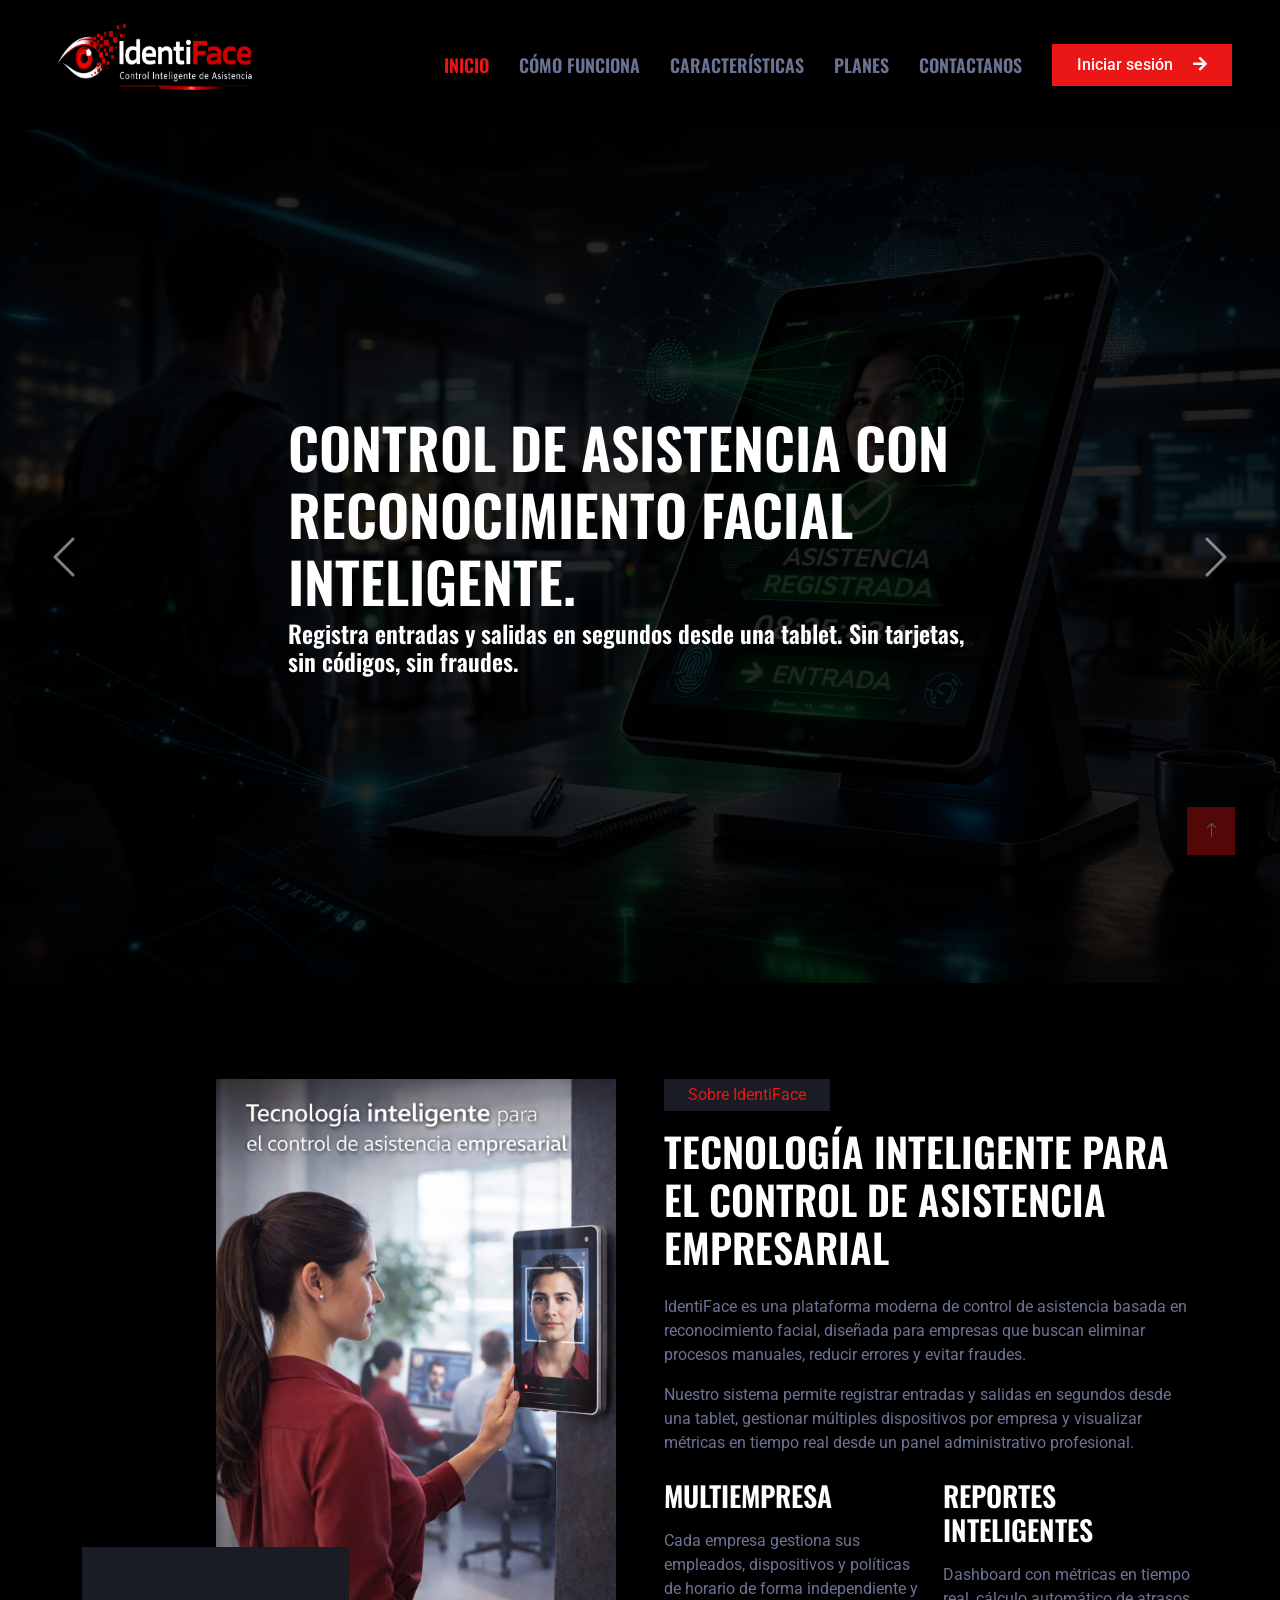
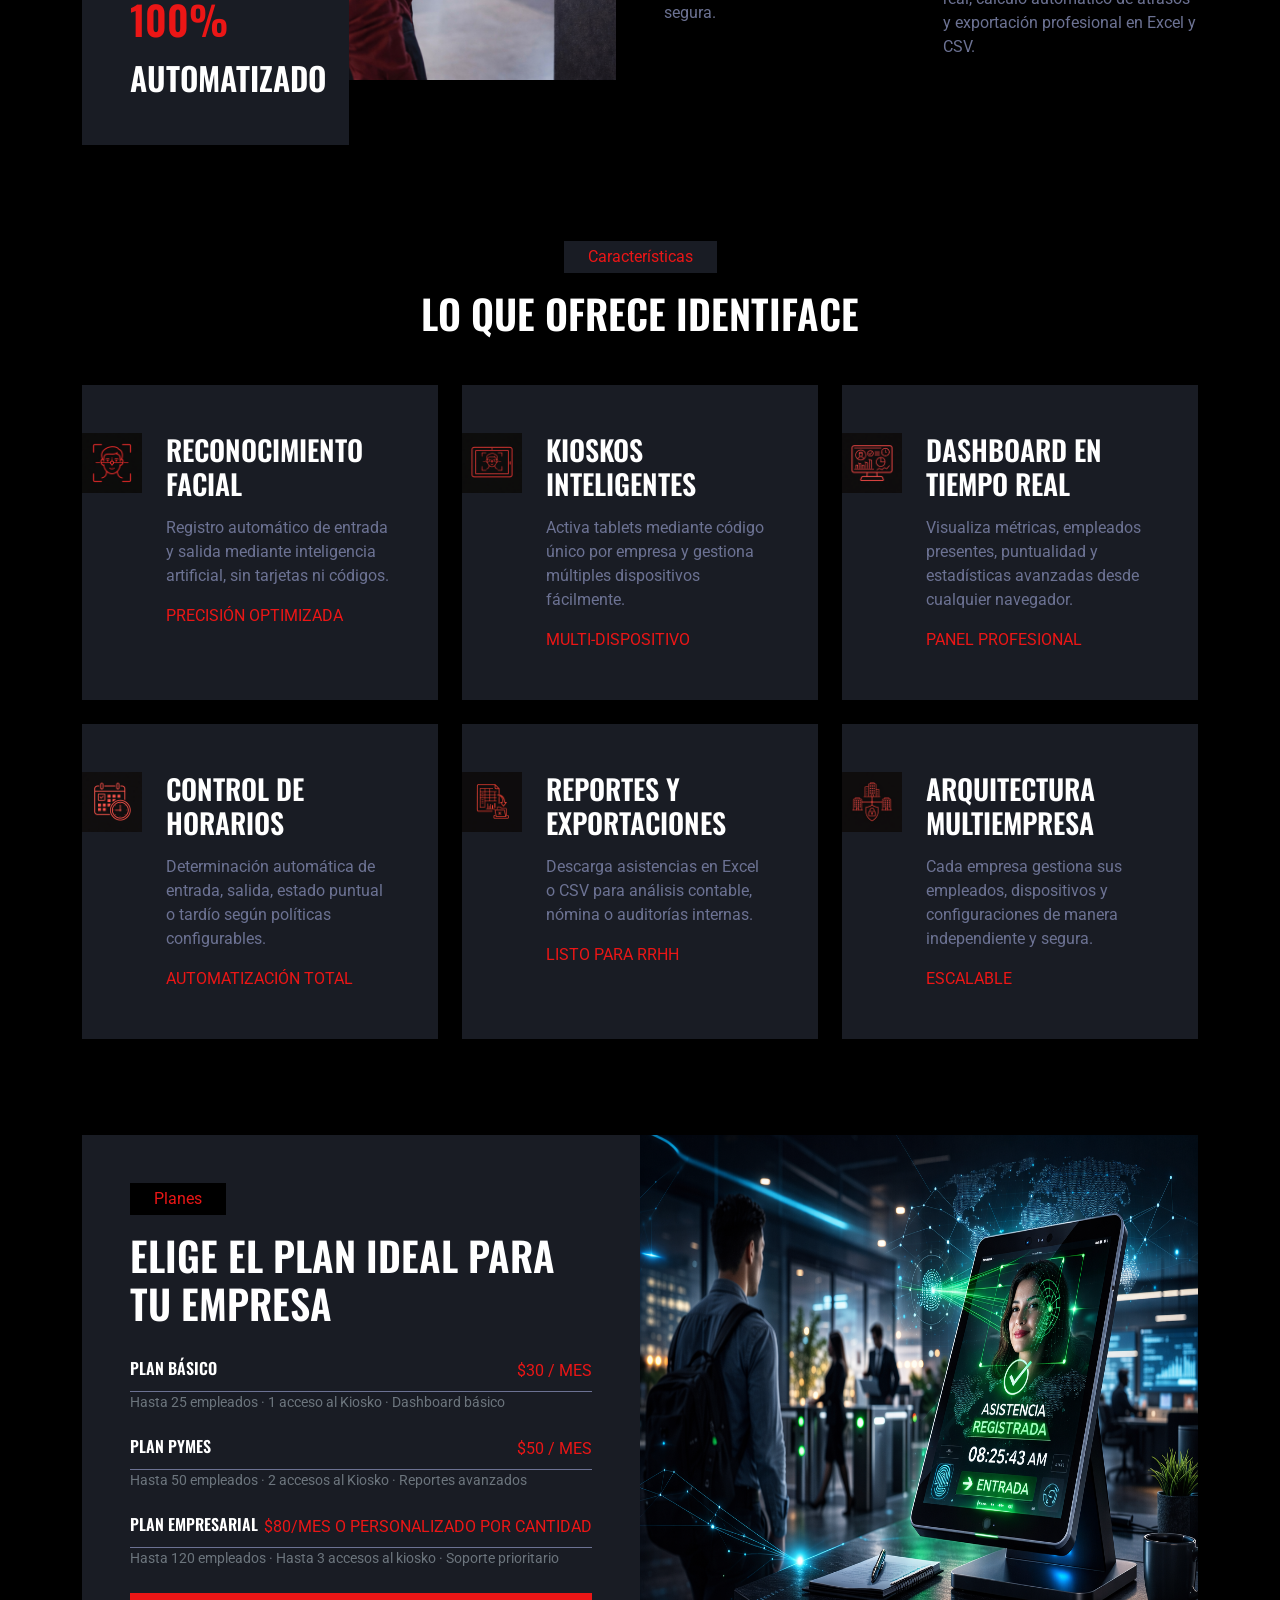
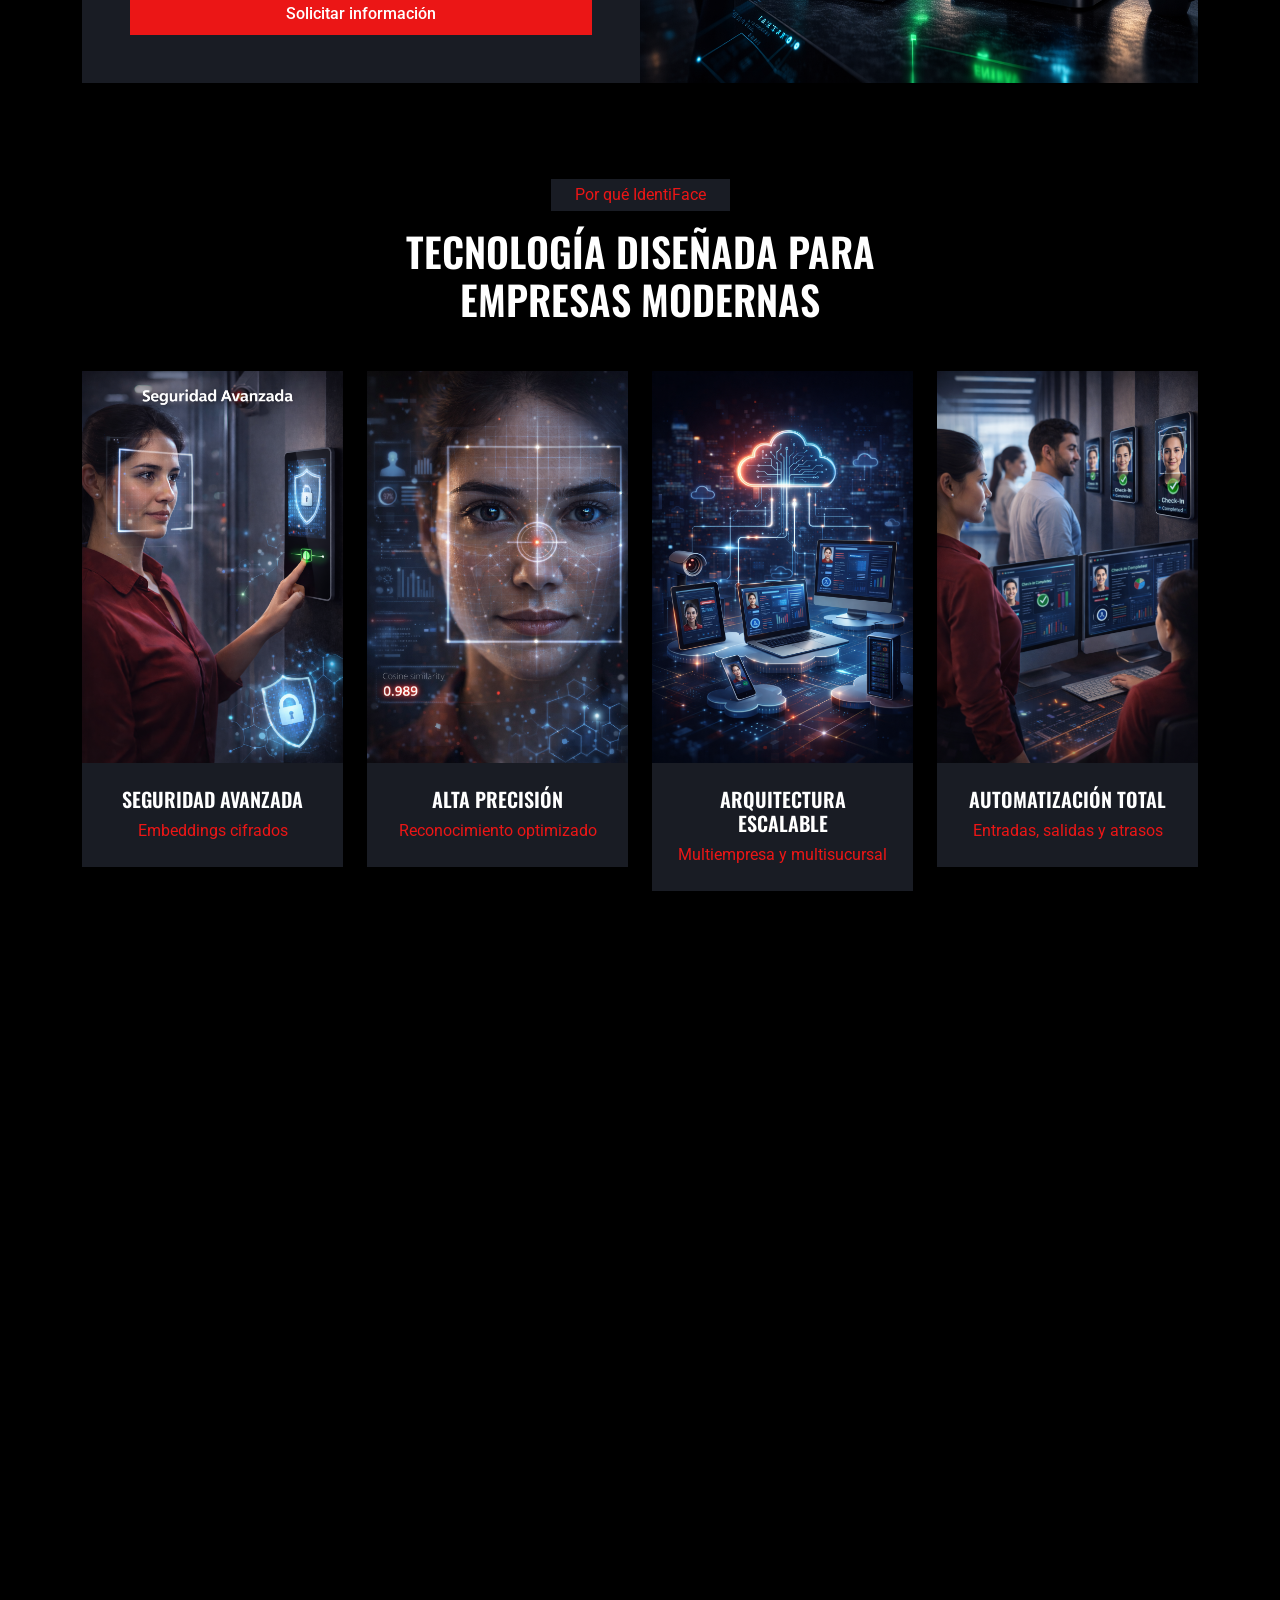
<file: index.html>
<!DOCTYPE html>
<html lang="en">

<head>
    <meta charset="utf-8">
    <title>HairCut - Hair Salon HTML Template</title>
    <meta content="width=device-width, initial-scale=1.0" name="viewport">
    <meta content="" name="keywords">
    <meta content="" name="description">

    <!-- Favicon -->
    <link href="img/favicon.ico" rel="icon">

    <!-- Google Web Fonts -->
    <link rel="preconnect" href="https://fonts.googleapis.com">
    <link rel="preconnect" href="https://fonts.gstatic.com" crossorigin>
    <link href="https://fonts.googleapis.com/css2?family=Roboto:wght@400;500&family=Oswald:wght@600&display=swap" rel="stylesheet">

    <!-- Icon Font Stylesheet -->
    <link href="https://cdnjs.cloudflare.com/ajax/libs/font-awesome/5.10.0/css/all.min.css" rel="stylesheet">
    <link href="https://cdn.jsdelivr.net/npm/bootstrap-icons@1.4.1/font/bootstrap-icons.css" rel="stylesheet">

    <!-- Libraries Stylesheet -->
    <link href="lib/animate/animate.min.css" rel="stylesheet">
    <link href="lib/owlcarousel/assets/owl.carousel.min.css" rel="stylesheet">

    <!-- Customized Bootstrap Stylesheet -->
    <link href="css/bootstrap.min.css" rel="stylesheet">

    <!-- Template Stylesheet -->
    <link href="css/style.css" rel="stylesheet">
</head>

<body>
    <!-- Spinner Start -->
    <div id="spinner" class="show bg-dark position-fixed translate-middle w-100 vh-100 top-50 start-50 d-flex align-items-center justify-content-center">
        <div class="spinner-grow text-primary" style="width: 3rem; height: 3rem;" role="status">
            <span class="sr-only">Loading...</span>
        </div>
    </div>
    <!-- Spinner End -->


    <!-- Navbar Start -->
    <nav class="navbar navbar-expand-lg bg-gray navbar-dark sticky-top py-lg-0 px-lg-5 wow fadeIn" data-wow-delay="0.1s">
        <a href="index.html" class="navbar-brand ms-4 ms-lg-0">
            <img class="mb-0" id="logo" src="img/logoIF-blanco.png" alt="IdentiFace">
        </a>
        <button type="button" class="navbar-toggler me-4" data-bs-toggle="collapse" data-bs-target="#navbarCollapse">
            <span class="navbar-toggler-icon"></span>
        </button>
        <div class="collapse navbar-collapse" id="navbarCollapse">
            <div class="navbar-nav ms-auto p-4 p-lg-0">
                <a href="index.html" class="nav-item nav-link active">Inicio</a>
                <a href="service.html" class="nav-item nav-link">Cómo funciona</a>
                <a href="#caracteristicas" class="nav-item nav-link">Características</a>
                <a href="#planes" class="nav-item nav-link">Planes</a>
                <a href="contact.html" class="nav-item nav-link">Contactanos</a>
            </div>
            <a href="https://web-production-6cd6c.up.railway.app/accounts/login/" 
            class="btn btn-primary rounded-0 py-2 px-lg-4 d-none d-lg-block">
            Iniciar sesión <i class="fa fa-arrow-right ms-3"></i>
            </a>
        </div>
    </nav>
    <!-- Navbar End -->


    <!-- Carousel Start -->
    <div class="container-fluid p-0 mb-5 wow fadeIn" data-wow-delay="0.1s">
        <div id="header-carousel" class="carousel slide" data-bs-ride="carousel">
            <div class="carousel-inner">
                <div class="carousel-item active">
                    <img class="w-100" src="img/diapo1C.png" alt="Image">
                    <div class="carousel-caption d-flex align-items-center justify-content-center text-start">
                        <div class="mx-sm-5 px-5" style="max-width: 800px;">
                            <h1 class="display-4 text-white text-uppercase mb-1 animated slideInDown">Control de asistencia con reconocimiento facial inteligente.</h1>
                            <h4 class="text-white mb-4 animated slideInDown">Registra entradas y salidas en segundos desde una tablet. Sin tarjetas, sin códigos, sin fraudes.</h4>                            
                        </div>
                    </div>
                </div>
                <div class="carousel-item">
                    <img class="w-100" src="img/diapo2A.png" alt="Image">
                    <div class="carousel-caption d-flex align-items-center justify-content-center text-start">
                        <div class="mx-sm-5 px-5" style="max-width: 900px;">
                            <h1 class="display-5 text-white text-uppercase mb-4 animated slideInDown">Automatiza horarios, atrasos y reportes en un solo sistema</h1>
                            <h4 class="text-white mb-4 animated slideInDown"><i class="fa fa-map-marker-alt text-primary me-3"></i>Dashboard en tiempo real, métricas avanzadas y exportación profesional para empresas que quieren crecer.</h4>                            
                        </div>
                    </div>
                </div>
            </div>
            <button class="carousel-control-prev" type="button" data-bs-target="#header-carousel"
                data-bs-slide="prev">
                <span class="carousel-control-prev-icon" aria-hidden="true"></span>
                <span class="visually-hidden">Previous</span>
            </button>
            <button class="carousel-control-next" type="button" data-bs-target="#header-carousel"
                data-bs-slide="next">
                <span class="carousel-control-next-icon" aria-hidden="true"></span>
                <span class="visually-hidden">Next</span>
            </button>
        </div>
    </div>
    <!-- Carousel End -->


    <!-- About Start -->
    <div class="container-xxl py-5" id="sobre-nosotros">
        <div class="container">
            <div class="row g-5">
                <div class="col-lg-6 wow fadeIn" data-wow-delay="0.1s">
                    <div class="d-flex flex-column">
                        <img class="img-fluid w-75 align-self-end" src="img/SeccSobreIF.png" alt="">
                        <div class="w-50 bg-secondary p-5" style="margin-top: -25%;">
                            <h1 class="text-uppercase text-primary mb-3">100%</h1>
                            <h2 class="text-uppercase mb-0">Automatizado</h2>
                        </div>
                    </div>
                </div>
                <div class="col-lg-6 wow fadeIn" data-wow-delay="0.5s">
                    <p class="d-inline-block bg-secondary text-primary py-1 px-4">Sobre IdentiFace</p>
                    <h1 class="text-uppercase mb-4">Tecnología inteligente para el control de asistencia empresarial</h1>
                    
                    <p>
                        IdentiFace es una plataforma moderna de control de asistencia basada en reconocimiento facial,
                        diseñada para empresas que buscan eliminar procesos manuales, reducir errores y evitar fraudes.
                    </p>

                    <p class="mb-4">
                        Nuestro sistema permite registrar entradas y salidas en segundos desde una tablet,
                        gestionar múltiples dispositivos por empresa y visualizar métricas en tiempo real
                        desde un panel administrativo profesional.
                    </p>

                    <div class="row g-4">
                        <div class="col-md-6">
                            <h3 class="text-uppercase mb-3">Multiempresa</h3>
                            <p class="mb-0">
                                Cada empresa gestiona sus empleados, dispositivos y políticas de horario de forma independiente y segura.
                            </p>
                        </div>
                        <div class="col-md-6">
                            <h3 class="text-uppercase mb-3">Reportes inteligentes</h3>
                            <p class="mb-0">
                                Dashboard con métricas en tiempo real, cálculo automático de atrasos y exportación profesional en Excel y CSV.
                            </p>
                        </div>
                    </div>
                </div>
            </div>
        </div>
    </div>
    <!-- About End -->


    <!-- Service Start -->
    <div class="container-xxl py-5" id="caracteristicas">
        <div class="container">
            <div class="text-center mx-auto mb-5 wow fadeInUp" data-wow-delay="0.1s" style="max-width: 600px;">
                <p class="d-inline-block bg-secondary text-primary py-1 px-4">Características</p>
                <h1 class="text-uppercase">Lo que ofrece IdentiFace</h1>
            </div>
            <div class="row g-4">

                <!-- Reconocimiento Facial -->
                <div class="col-lg-4 col-md-6 wow fadeInUp" data-wow-delay="0.1s">
                    <div class="service-item position-relative overflow-hidden bg-secondary d-flex h-100 p-5 ps-0">
                        <div class="bg-dark d-flex flex-shrink-0 align-items-center justify-content-center" style="width: 60px; height: 60px;">
                            <img class="img-fluid" src="img/facialRecognitionIcon.png" alt="">
                        </div>
                        <div class="ps-4">
                            <h3 class="text-uppercase mb-3">Reconocimiento Facial</h3>
                            <p>Registro automático de entrada y salida mediante inteligencia artificial, sin tarjetas ni códigos.</p>
                            <span class="text-uppercase text-primary">Precisión optimizada</span>
                        </div>
                    </div>
                </div>

                <!-- Dispositivos tipo Kiosko -->
                <div class="col-lg-4 col-md-6 wow fadeInUp" data-wow-delay="0.3s">
                    <div class="service-item position-relative overflow-hidden bg-secondary d-flex h-100 p-5 ps-0">
                        <div class="bg-dark d-flex flex-shrink-0 align-items-center justify-content-center" style="width: 60px; height: 60px;">
                            <img class="img-fluid" src="img/kioskoIcon.png" alt="">
                        </div>
                        <div class="ps-4">
                            <h3 class="text-uppercase mb-3">Kioskos Inteligentes</h3>
                            <p>Activa tablets mediante código único por empresa y gestiona múltiples dispositivos fácilmente.</p>
                            <span class="text-uppercase text-primary">Multi-dispositivo</span>
                        </div>
                    </div>
                </div>

                <!-- Dashboard en Tiempo Real -->
                <div class="col-lg-4 col-md-6 wow fadeInUp" data-wow-delay="0.5s">
                    <div class="service-item position-relative overflow-hidden bg-secondary d-flex h-100 p-5 ps-0">
                        <div class="bg-dark d-flex flex-shrink-0 align-items-center justify-content-center" style="width: 60px; height: 60px;">
                            <img class="img-fluid" src="img/dashboardIcon.png" alt="">
                        </div>
                        <div class="ps-4">
                            <h3 class="text-uppercase mb-3">Dashboard en Tiempo Real</h3>
                            <p>Visualiza métricas, empleados presentes, puntualidad y estadísticas avanzadas desde cualquier navegador.</p>
                            <span class="text-uppercase text-primary">Panel profesional</span>
                        </div>
                    </div>
                </div>

                <!-- Cálculo Automático de Atrasos -->
                <div class="col-lg-4 col-md-6 wow fadeInUp" data-wow-delay="0.1s">
                    <div class="service-item position-relative overflow-hidden bg-secondary d-flex h-100 p-5 ps-0">
                        <div class="bg-dark d-flex flex-shrink-0 align-items-center justify-content-center" style="width: 60px; height: 60px;">
                            <img class="img-fluid" src="img/horarios.png" alt="">
                        </div>
                        <div class="ps-4">
                            <h3 class="text-uppercase mb-3">Control de Horarios</h3>
                            <p>Determinación automática de entrada, salida, estado puntual o tardío según políticas configurables.</p>
                            <span class="text-uppercase text-primary">Automatización total</span>
                        </div>
                    </div>
                </div>

                <!-- Reportes Exportables -->
                <div class="col-lg-4 col-md-6 wow fadeInUp" data-wow-delay="0.3s">
                    <div class="service-item position-relative overflow-hidden bg-secondary d-flex h-100 p-5 ps-0">
                        <div class="bg-dark d-flex flex-shrink-0 align-items-center justify-content-center" style="width: 60px; height: 60px;">
                            <img class="img-fluid" src="img/reportes.png" alt="">
                        </div>
                        <div class="ps-4">
                            <h3 class="text-uppercase mb-3">Reportes y Exportaciones</h3>
                            <p>Descarga asistencias en Excel o CSV para análisis contable, nómina o auditorías internas.</p>
                            <span class="text-uppercase text-primary">Listo para RRHH</span>
                        </div>
                    </div>
                </div>

                <!-- Multiempresa -->
                <div class="col-lg-4 col-md-6 wow fadeInUp" data-wow-delay="0.5s">
                    <div class="service-item position-relative overflow-hidden bg-secondary d-flex h-100 p-5 ps-0">
                        <div class="bg-dark d-flex flex-shrink-0 align-items-center justify-content-center" style="width: 60px; height: 60px;">
                            <img class="img-fluid" src="img/arquitectura.png" alt="">
                        </div>
                        <div class="ps-4">
                            <h3 class="text-uppercase mb-3">Arquitectura Multiempresa</h3>
                            <p>Cada empresa gestiona sus empleados, dispositivos y configuraciones de manera independiente y segura.</p>
                            <span class="text-uppercase text-primary">Escalable</span>
                        </div>
                    </div>
                </div>

            </div>
        </div>
    </div>
    <!-- Service End -->


    <!-- Price Start -->
    <div class="container-xxl py-5" id="planes">
        <div class="container">
            <div class="row g-0">
                <div class="col-lg-6 wow fadeIn" data-wow-delay="0.1s">
                    <div class="bg-secondary h-100 d-flex flex-column justify-content-center p-5">
                        <p class="d-inline-flex bg-dark text-primary py-1 px-4 me-auto">Planes</p>
                        <h1 class="text-uppercase mb-4">Elige el plan ideal para tu empresa</h1>

                        <div>
                            <div class="d-flex justify-content-between border-bottom py-2">
                                <h6 class="text-uppercase mb-0">Plan Básico</h6>
                                <span class="text-uppercase text-primary">$30 / mes</span>
                            </div>
                            <small class="text-muted d-block mb-3">
                                Hasta 25 empleados · 1 acceso al Kiosko · Dashboard básico
                            </small>

                            <div class="d-flex justify-content-between border-bottom py-2">
                                <h6 class="text-uppercase mb-0">Plan PYMES</h6>
                                <span class="text-uppercase text-primary">$50 / mes</span>
                            </div>
                            <small class="text-muted d-block mb-3">
                                Hasta 50 empleados · 2 accesos al Kiosko · Reportes avanzados
                            </small>

                            <div class="d-flex justify-content-between border-bottom py-2">
                                <h6 class="text-uppercase mb-0">Plan Empresarial</h6>
                                <span class="text-uppercase text-primary">$80/mes o Personalizado por cantidad</span>
                            </div>
                            <small class="text-muted d-block mb-3">
                                Hasta 120 empleados · Hasta 3 accesos al kiosko · Soporte prioritario
                            </small>

                            <div class="mt-4">
                                <a href="#contacto" class="btn btn-primary w-100 py-2">
                                    Solicitar información
                                </a>
                            </div>
                        </div>
                    </div>
                </div>

                <div class="col-lg-6 wow fadeIn" data-wow-delay="0.5s">
                    <div class="h-100">
                        <img class="img-fluid h-100" src="img/diapo1C.png" alt="">
                    </div>
                </div>
            </div>
        </div>
    </div>
    <!-- Price End -->


    <!-- Team Start -->
    <div class="container-xxl py-5" id="confianza">
        <div class="container">
            <div class="text-center mx-auto mb-5 wow fadeInUp" data-wow-delay="0.1s" style="max-width: 600px;">
                <p class="d-inline-block bg-secondary text-primary py-1 px-4">Por qué IdentiFace</p>
                <h1 class="text-uppercase">Tecnología diseñada para empresas modernas</h1>
            </div>
            <div class="row g-4">

                <!-- Seguridad -->
                <div class="col-lg-3 col-md-6 wow fadeInUp" data-wow-delay="0.1s">
                    <div class="team-item">
                        <div class="team-img position-relative overflow-hidden">
                            <img class="img-fluid" src="img/seguridad.png" alt="">
                             <div class="team-social">
                                <a href="#contacto" class="btn btn-primary py-2 px-4" style="border-radius: 10px;">
                                    Solicitar demostración
                                </a>                                
                            </div>
                        </div>
                        <div class="bg-secondary text-center p-4">
                            <h5 class="text-uppercase">Seguridad Avanzada</h5>
                            <span class="text-primary">Embeddings cifrados</span>
                        </div>
                    </div>
                </div>

                <!-- Precisión -->
                <div class="col-lg-3 col-md-6 wow fadeInUp" data-wow-delay="0.3s">
                    <div class="team-item">
                        <div class="team-img position-relative overflow-hidden">
                            <img class="img-fluid" src="img/altaPrecision.png" alt="">
                        </div>
                        <div class="bg-secondary text-center p-4">
                            <h5 class="text-uppercase">Alta Precisión</h5>
                            <span class="text-primary">Reconocimiento optimizado</span>
                        </div>
                    </div>
                </div>

                <!-- Escalabilidad -->
                <div class="col-lg-3 col-md-6 wow fadeInUp" data-wow-delay="0.5s">
                    <div class="team-item">
                        <div class="team-img position-relative overflow-hidden">
                            <img class="img-fluid" src="img/escalable.png" alt="">
                        </div>
                        <div class="bg-secondary text-center p-4">
                            <h5 class="text-uppercase">Arquitectura Escalable</h5>
                            <span class="text-primary">Multiempresa y multisucursal</span>
                        </div>
                    </div>
                </div>

                <!-- Automatización -->
                <div class="col-lg-3 col-md-6 wow fadeInUp" data-wow-delay="0.7s">
                    <div class="team-item">
                        <div class="team-img position-relative overflow-hidden">
                            <img class="img-fluid" src="img/automatizacion.png" alt="">
                        </div>
                        <div class="bg-secondary text-center p-4">
                            <h5 class="text-uppercase">Automatización Total</h5>
                            <span class="text-primary">Entradas, salidas y atrasos</span>
                        </div>
                    </div>
                </div>

            </div>
        </div>
    </div>
    <!-- Team End -->    


    <!-- Testimonial Start -->
    <div class="container-xxl py-5" id="testimonios">
        <div class="container">
            <div class="text-center mx-auto mb-5 wow fadeInUp" data-wow-delay="0.1s" style="max-width: 600px;">
                <p class="d-inline-block bg-secondary text-primary py-1 px-4">Testimonios</p>
                <h1 class="text-uppercase">Empresas que confían en IdentiFace</h1>
            </div>

            <div class="owl-carousel testimonial-carousel wow fadeInUp" data-wow-delay="0.1s">

                <div class="testimonial-item text-center" data-dot="<img class='img-fluid' src='img/testimonial-1.jpg' alt=''>">
                    <h4 class="text-uppercase">Carlos Mendoza</h4>
                    <p class="text-primary">Gerente Administrativo</p>
                    <span class="fs-5">
                        “Desde que implementamos IdentiFace eliminamos completamente el uso de tarjetas físicas.
                        El control de asistencia es más rápido, preciso y transparente para todo el equipo.”
                    </span>
                </div>

                <div class="testimonial-item text-center" data-dot="<img class='img-fluid' src='img/testimonial-2.jpg' alt=''>">
                    <h4 class="text-uppercase">Andrea Paredes</h4>
                    <p class="text-primary">Jefe de Talento Humano</p>
                    <span class="fs-5">
                        “El dashboard y los reportes automáticos nos ahorran horas de trabajo cada mes.
                        El cálculo de atrasos y puntualidad ahora es completamente automático.”
                    </span>
                </div>

                <div class="testimonial-item text-center" data-dot="<img class='img-fluid' src='img/testimonial-3.jpg' alt=''>">
                    <h4 class="text-uppercase">Luis Ramírez</h4>
                    <p class="text-primary">Director de Operaciones</p>
                    <span class="fs-5">
                        “La activación por dispositivos tipo kiosko es sencilla y segura.
                        IdentiFace nos dio una solución moderna y escalable para múltiples sucursales.”
                    </span>
                </div>

            </div>
        </div>
    </div>
    <!-- Testimonial End -->


    <!-- Footer Start -->
    <div class="container-fluid bg-secondary text-light footer mt-5 pt-5 wow fadeIn" data-wow-delay="0.1s" id="contacto">
        <div class="container py-5">
            <div class="row g-5">

                <!-- Información de contacto -->
                <div class="col-lg-4 col-md-6">
                    <h4 class="text-uppercase mb-4">Contacto</h4>

                    <div class="d-flex align-items-center mb-2">
                        <div class="btn-square bg-dark flex-shrink-0 me-3">
                            <span class="fa fa-map-marker-alt text-primary"></span>
                        </div>
                        <span>Guayaquil, Ecuador</span>
                    </div>

                    <div class="d-flex align-items-center mb-2">
                        <div class="btn-square bg-dark flex-shrink-0 me-3">
                            <span class="fa fa-phone-alt text-primary"></span>
                        </div>
                        <span>+593 99 000 0000</span>
                    </div>

                    <div class="d-flex align-items-center">
                        <div class="btn-square bg-dark flex-shrink-0 me-3">
                            <span class="fa fa-envelope-open text-primary"></span>
                        </div>
                        <span>info@identiface.com</span>
                    </div>
                </div>

                <!-- Enlaces rápidos -->
                <div class="col-lg-4 col-md-6">
                    <h4 class="text-uppercase mb-4">Enlaces rápidos</h4>
                    <a class="btn btn-link" href="#inicio">Inicio</a>
                    <a class="btn btn-link" href="#caracteristicas">Características</a>
                    <a class="btn btn-link" href="#planes">Planes</a>
                    <a class="btn btn-link" href="#testimonios">Testimonios</a>
                    <a class="btn btn-link" href="https://app.identiface.com/accounts/login/">Iniciar sesión</a>
                </div>

                <!-- Mensaje institucional -->
                <div class="col-lg-4 col-md-6">
                    <h4 class="text-uppercase mb-4">Sobre IdentiFace</h4>
                    <p>
                        Plataforma profesional de control de asistencia con reconocimiento facial.
                        Diseñada para empresas que buscan automatización, precisión y escalabilidad.
                    </p>

                    <div class="d-flex pt-2">
                        <a class="btn btn-lg-square btn-dark text-primary m-1" href="#"><i class="fab fa-linkedin-in"></i></a>
                        <a class="btn btn-lg-square btn-dark text-primary m-1" href="#"><i class="fab fa-facebook-f"></i></a>
                        <a class="btn btn-lg-square btn-dark text-primary m-1" href="#"><i class="fab fa-instagram"></i></a>
                    </div>
                </div>

            </div>
        </div>

        <!-- Copyright -->
        <div class="container">
            <div class="copyright">
                <div class="row">
                    <div class="col-md-6 text-center text-md-start mb-3 mb-md-0">
                        &copy; <a class="border-bottom" href="#">IdentiFace</a>, Todos los derechos reservados.
                    </div>
                    <div class="col-md-6 text-center text-md-end">
                        Solución SaaS de control de asistencia empresarial.
                    </div>
                </div>
            </div>
        </div>
    </div>
    <!-- Footer End -->


    <!-- Back to Top -->
    <a href="#" class="btn btn-primary btn-lg-square back-to-top"><i class="bi bi-arrow-up"></i></a>


    <!-- JavaScript Libraries -->
    <script src="https://code.jquery.com/jquery-3.4.1.min.js"></script>
    <script src="https://cdn.jsdelivr.net/npm/bootstrap@5.0.0/dist/js/bootstrap.bundle.min.js"></script>
    <script src="lib/wow/wow.min.js"></script>
    <script src="lib/easing/easing.min.js"></script>
    <script src="lib/waypoints/waypoints.min.js"></script>
    <script src="lib/owlcarousel/owl.carousel.min.js"></script>

    <!-- Template Javascript -->
    <script src="js/main.js"></script>
</body>

</html>
</file>
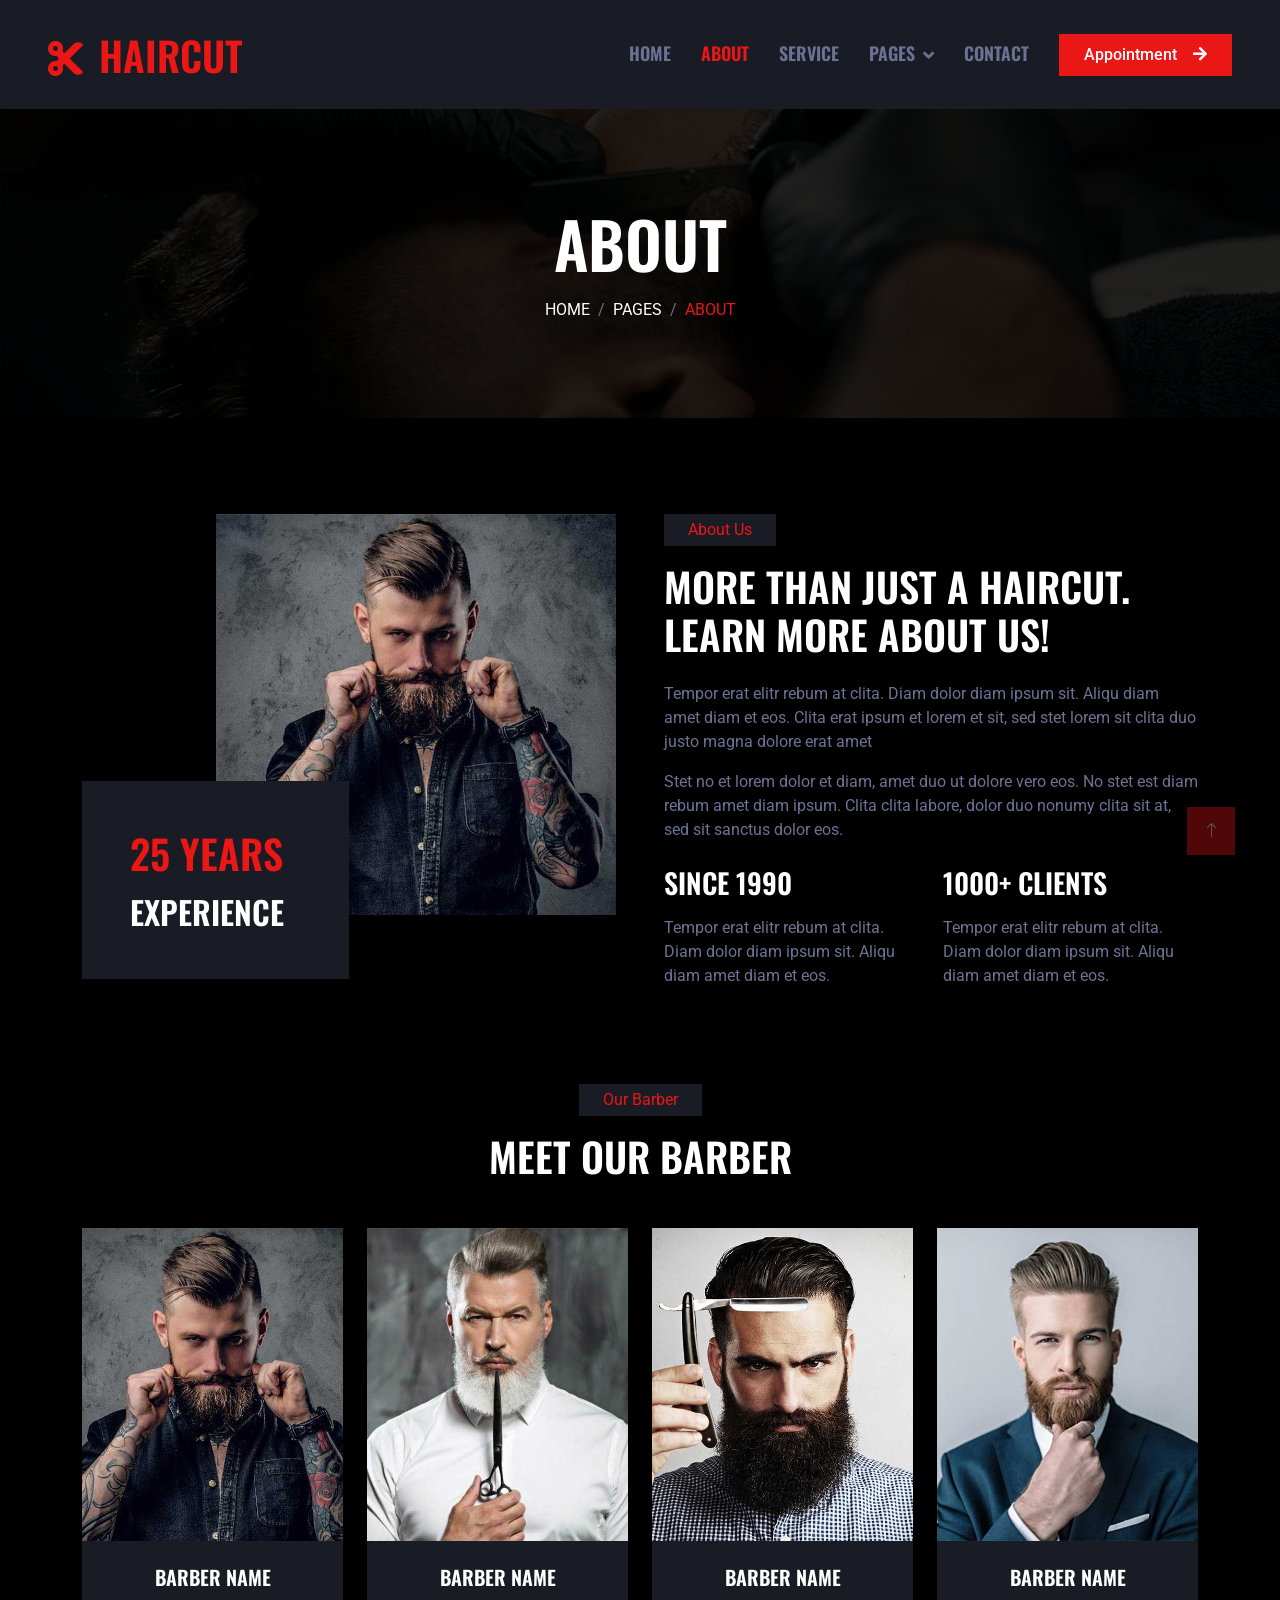
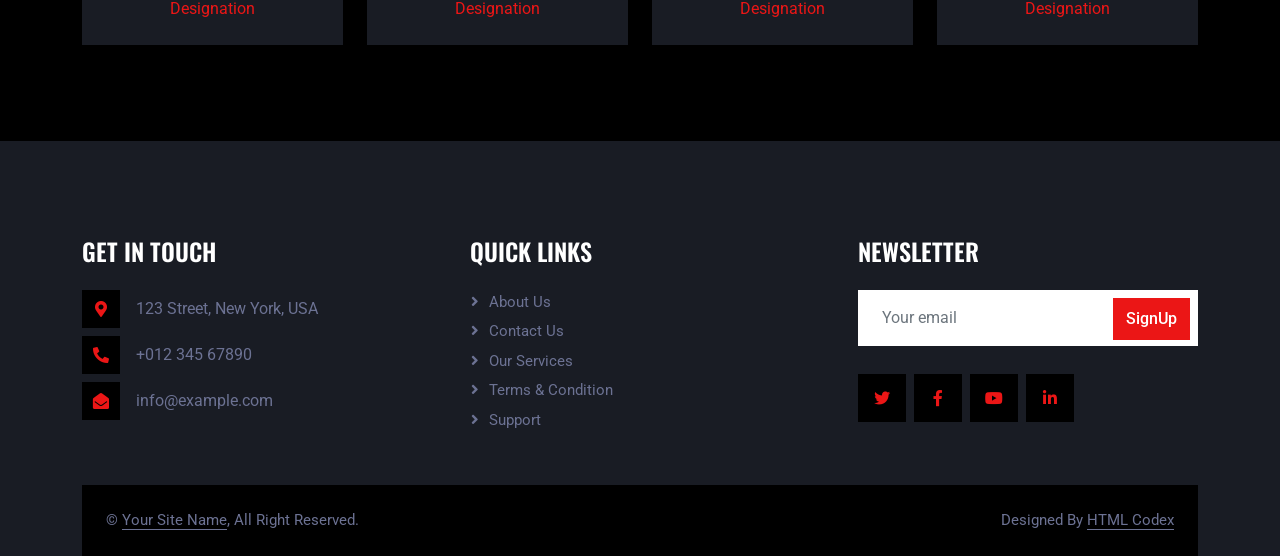
<file: about.html>
<!DOCTYPE html>
<html lang="en">

<head>
    <meta charset="utf-8">
    <title>HairCut - Hair Salon HTML Template</title>
    <meta content="width=device-width, initial-scale=1.0" name="viewport">
    <meta content="" name="keywords">
    <meta content="" name="description">

    <!-- Favicon -->
    <link href="img/favicon.ico" rel="icon">

    <!-- Google Web Fonts -->
    <link rel="preconnect" href="https://fonts.googleapis.com">
    <link rel="preconnect" href="https://fonts.gstatic.com" crossorigin>
    <link href="https://fonts.googleapis.com/css2?family=Roboto:wght@400;500&family=Oswald:wght@600&display=swap" rel="stylesheet">

    <!-- Icon Font Stylesheet -->
    <link href="https://cdnjs.cloudflare.com/ajax/libs/font-awesome/5.10.0/css/all.min.css" rel="stylesheet">
    <link href="https://cdn.jsdelivr.net/npm/bootstrap-icons@1.4.1/font/bootstrap-icons.css" rel="stylesheet">

    <!-- Libraries Stylesheet -->
    <link href="lib/animate/animate.min.css" rel="stylesheet">
    <link href="lib/owlcarousel/assets/owl.carousel.min.css" rel="stylesheet">

    <!-- Customized Bootstrap Stylesheet -->
    <link href="css/bootstrap.min.css" rel="stylesheet">

    <!-- Template Stylesheet -->
    <link href="css/style.css" rel="stylesheet">
</head>

<body>
    <!-- Spinner Start -->
    <div id="spinner" class="show bg-dark position-fixed translate-middle w-100 vh-100 top-50 start-50 d-flex align-items-center justify-content-center">
        <div class="spinner-grow text-primary" style="width: 3rem; height: 3rem;" role="status">
            <span class="sr-only">Loading...</span>
        </div>
    </div>
    <!-- Spinner End -->


    <!-- Navbar Start -->
    <nav class="navbar navbar-expand-lg bg-secondary navbar-dark sticky-top py-lg-0 px-lg-5 wow fadeIn" data-wow-delay="0.1s">
        <a href="index.html" class="navbar-brand ms-4 ms-lg-0">
            <h1 class="mb-0 text-primary text-uppercase"><i class="fa fa-cut me-3"></i>HairCut</h1>
        </a>
        <button type="button" class="navbar-toggler me-4" data-bs-toggle="collapse" data-bs-target="#navbarCollapse">
            <span class="navbar-toggler-icon"></span>
        </button>
        <div class="collapse navbar-collapse" id="navbarCollapse">
            <div class="navbar-nav ms-auto p-4 p-lg-0">
                <a href="index.html" class="nav-item nav-link">Home</a>
                <a href="about.html" class="nav-item nav-link active">About</a>
                <a href="service.html" class="nav-item nav-link">Service</a>
                <div class="nav-item dropdown">
                    <a href="#" class="nav-link dropdown-toggle" data-bs-toggle="dropdown">Pages</a>
                    <div class="dropdown-menu m-0">
                        <a href="price.html" class="dropdown-item">Pricing Plan</a>
                        <a href="team.html" class="dropdown-item">Our Barber</a>
                        <a href="open.html" class="dropdown-item">Working Hours</a>
                        <a href="testimonial.html" class="dropdown-item">Testimonial</a>
                        <a href="404.html" class="dropdown-item">404 Page</a>
                    </div>
                </div>
                <a href="contact.html" class="nav-item nav-link">Contact</a>
            </div>
            <a href="" class="btn btn-primary rounded-0 py-2 px-lg-4 d-none d-lg-block">Appointment<i class="fa fa-arrow-right ms-3"></i></a>
        </div>
    </nav>
    <!-- Navbar End -->


    <!-- Page Header Start -->
    <div class="container-fluid page-header py-5 mb-5 wow fadeIn" data-wow-delay="0.1s">
        <div class="container text-center py-5">
            <h1 class="display-3 text-white text-uppercase mb-3 animated slideInDown">About</h1>
            <nav aria-label="breadcrumb animated slideInDown">
                <ol class="breadcrumb justify-content-center text-uppercase mb-0">
                    <li class="breadcrumb-item"><a class="text-white" href="#">Home</a></li>
                    <li class="breadcrumb-item"><a class="text-white" href="#">Pages</a></li>
                    <li class="breadcrumb-item text-primary active" aria-current="page">About</li>
                </ol>
            </nav>
        </div>
    </div>
    <!-- Page Header End -->


    <!-- About Start -->
    <div class="container-xxl py-5">
        <div class="container">
            <div class="row g-5">
                <div class="col-lg-6 wow fadeIn" data-wow-delay="0.1s">
                    <div class="d-flex flex-column">
                        <img class="img-fluid w-75 align-self-end" src="img/about.jpg" alt="">
                        <div class="w-50 bg-secondary p-5" style="margin-top: -25%;">
                            <h1 class="text-uppercase text-primary mb-3">25 Years</h1>
                            <h2 class="text-uppercase mb-0">Experience</h2>
                        </div>
                    </div>
                </div>
                <div class="col-lg-6 wow fadeIn" data-wow-delay="0.5s">
                    <p class="d-inline-block bg-secondary text-primary py-1 px-4">About Us</p>
                    <h1 class="text-uppercase mb-4">More Than Just A Haircut. Learn More About Us!</h1>
                    <p>Tempor erat elitr rebum at clita. Diam dolor diam ipsum sit. Aliqu diam amet diam et eos. Clita erat ipsum et lorem et sit, sed stet lorem sit clita duo justo magna dolore erat amet</p>
                    <p class="mb-4">Stet no et lorem dolor et diam, amet duo ut dolore vero eos. No stet est diam rebum amet diam ipsum. Clita clita labore, dolor duo nonumy clita sit at, sed sit sanctus dolor eos.</p>
                    <div class="row g-4">
                        <div class="col-md-6">
                            <h3 class="text-uppercase mb-3">Since 1990</h3>
                            <p class="mb-0">Tempor erat elitr rebum at clita. Diam dolor diam ipsum sit. Aliqu diam amet diam et eos.</p>
                        </div>
                        <div class="col-md-6">
                            <h3 class="text-uppercase mb-3">1000+ clients</h3>
                            <p class="mb-0">Tempor erat elitr rebum at clita. Diam dolor diam ipsum sit. Aliqu diam amet diam et eos.</p>
                        </div>
                    </div>
                </div>
            </div>
        </div>
    </div>
    <!-- About End -->


    <!-- Team Start -->
    <div class="container-xxl py-5">
        <div class="container">
            <div class="text-center mx-auto mb-5 wow fadeInUp" data-wow-delay="0.1s" style="max-width: 600px;">
                <p class="d-inline-block bg-secondary text-primary py-1 px-4">Our Barber</p>
                <h1 class="text-uppercase">Meet Our Barber</h1>
            </div>
            <div class="row g-4">
                <div class="col-lg-3 col-md-6 wow fadeInUp" data-wow-delay="0.1s">
                    <div class="team-item">
                        <div class="team-img position-relative overflow-hidden">
                            <img class="img-fluid" src="img/team-1.jpg" alt="">
                            <div class="team-social">
                                <a class="btn btn-square" href=""><i class="fab fa-facebook-f"></i></a>
                                <a class="btn btn-square" href=""><i class="fab fa-twitter"></i></a>
                                <a class="btn btn-square" href=""><i class="fab fa-instagram"></i></a>
                            </div>
                        </div>
                        <div class="bg-secondary text-center p-4">
                            <h5 class="text-uppercase">Barber Name</h5>
                            <span class="text-primary">Designation</span>
                        </div>
                    </div>
                </div>
                <div class="col-lg-3 col-md-6 wow fadeInUp" data-wow-delay="0.3s">
                    <div class="team-item">
                        <div class="team-img position-relative overflow-hidden">
                            <img class="img-fluid" src="img/team-2.jpg" alt="">
                            <div class="team-social">
                                <a class="btn btn-square" href=""><i class="fab fa-facebook-f"></i></a>
                                <a class="btn btn-square" href=""><i class="fab fa-twitter"></i></a>
                                <a class="btn btn-square" href=""><i class="fab fa-instagram"></i></a>
                            </div>
                        </div>
                        <div class="bg-secondary text-center p-4">
                            <h5 class="text-uppercase">Barber Name</h5>
                            <span class="text-primary">Designation</span>
                        </div>
                    </div>
                </div>
                <div class="col-lg-3 col-md-6 wow fadeInUp" data-wow-delay="0.5s">
                    <div class="team-item">
                        <div class="team-img position-relative overflow-hidden">
                            <img class="img-fluid" src="img/team-3.jpg" alt="">
                            <div class="team-social">
                                <a class="btn btn-square" href=""><i class="fab fa-facebook-f"></i></a>
                                <a class="btn btn-square" href=""><i class="fab fa-twitter"></i></a>
                                <a class="btn btn-square" href=""><i class="fab fa-instagram"></i></a>
                            </div>
                        </div>
                        <div class="bg-secondary text-center p-4">
                            <h5 class="text-uppercase">Barber Name</h5>
                            <span class="text-primary">Designation</span>
                        </div>
                    </div>
                </div>
                <div class="col-lg-3 col-md-6 wow fadeInUp" data-wow-delay="0.7s">
                    <div class="team-item">
                        <div class="team-img position-relative overflow-hidden">
                            <img class="img-fluid" src="img/team-4.jpg" alt="">
                            <div class="team-social">
                                <a class="btn btn-square" href=""><i class="fab fa-facebook-f"></i></a>
                                <a class="btn btn-square" href=""><i class="fab fa-twitter"></i></a>
                                <a class="btn btn-square" href=""><i class="fab fa-instagram"></i></a>
                            </div>
                        </div>
                        <div class="bg-secondary text-center p-4">
                            <h5 class="text-uppercase">Barber Name</h5>
                            <span class="text-primary">Designation</span>
                        </div>
                    </div>
                </div>
            </div>
        </div>
    </div>
    <!-- Team End -->


    <!-- Footer Start -->
    <div class="container-fluid bg-secondary text-light footer mt-5 pt-5 wow fadeIn" data-wow-delay="0.1s">
        <div class="container py-5">
            <div class="row g-5">
                <div class="col-lg-4 col-md-6">
                    <h4 class="text-uppercase mb-4">Get In Touch</h4>
                    <div class="d-flex align-items-center mb-2">
                        <div class="btn-square bg-dark flex-shrink-0 me-3">
                            <span class="fa fa-map-marker-alt text-primary"></span>
                        </div>
                        <span>123 Street, New York, USA</span>
                    </div>
                    <div class="d-flex align-items-center mb-2">
                        <div class="btn-square bg-dark flex-shrink-0 me-3">
                            <span class="fa fa-phone-alt text-primary"></span>
                        </div>
                        <span>+012 345 67890</span>
                    </div>
                    <div class="d-flex align-items-center">
                        <div class="btn-square bg-dark flex-shrink-0 me-3">
                            <span class="fa fa-envelope-open text-primary"></span>
                        </div>
                        <span>info@example.com</span>
                    </div>
                </div>
                <div class="col-lg-4 col-md-6">
                    <h4 class="text-uppercase mb-4">Quick Links</h4>
                    <a class="btn btn-link" href="">About Us</a>
                    <a class="btn btn-link" href="">Contact Us</a>
                    <a class="btn btn-link" href="">Our Services</a>
                    <a class="btn btn-link" href="">Terms & Condition</a>
                    <a class="btn btn-link" href="">Support</a>
                </div>
                <div class="col-lg-4 col-md-6">
                    <h4 class="text-uppercase mb-4">Newsletter</h4>
                    <div class="position-relative mb-4">
                        <input class="form-control border-0 w-100 py-3 ps-4 pe-5" type="text" placeholder="Your email">
                        <button type="button" class="btn btn-primary py-2 position-absolute top-0 end-0 mt-2 me-2">SignUp</button>
                    </div>
                    <div class="d-flex pt-1 m-n1">
                        <a class="btn btn-lg-square btn-dark text-primary m-1" href=""><i class="fab fa-twitter"></i></a>
                        <a class="btn btn-lg-square btn-dark text-primary m-1" href=""><i class="fab fa-facebook-f"></i></a>
                        <a class="btn btn-lg-square btn-dark text-primary m-1" href=""><i class="fab fa-youtube"></i></a>
                        <a class="btn btn-lg-square btn-dark text-primary m-1" href=""><i class="fab fa-linkedin-in"></i></a>
                    </div>
                </div>
            </div>
        </div>
        <div class="container">
            <div class="copyright">
                <div class="row">
                    <div class="col-md-6 text-center text-md-start mb-3 mb-md-0">
                        &copy; <a class="border-bottom" href="#">Your Site Name</a>, All Right Reserved.
                    </div>
                    <div class="col-md-6 text-center text-md-end">
                        <!--/*** This template is free as long as you keep the footer author’s credit link/attribution link/backlink. If you'd like to use the template without the footer author’s credit link/attribution link/backlink, you can purchase the Credit Removal License from "https://htmlcodex.com/credit-removal". Thank you for your support. ***/-->
                        Designed By <a class="border-bottom" href="https://htmlcodex.com">HTML Codex</a>
                    </div>
                </div>
            </div>
        </div>
    </div>
    <!-- Footer End -->


    <!-- Back to Top -->
    <a href="#" class="btn btn-primary btn-lg-square back-to-top"><i class="bi bi-arrow-up"></i></a>


    <!-- JavaScript Libraries -->
    <script src="https://code.jquery.com/jquery-3.4.1.min.js"></script>
    <script src="https://cdn.jsdelivr.net/npm/bootstrap@5.0.0/dist/js/bootstrap.bundle.min.js"></script>
    <script src="lib/wow/wow.min.js"></script>
    <script src="lib/easing/easing.min.js"></script>
    <script src="lib/waypoints/waypoints.min.js"></script>
    <script src="lib/owlcarousel/owl.carousel.min.js"></script>

    <!-- Template Javascript -->
    <script src="js/main.js"></script>
</body>

</html>
</file>
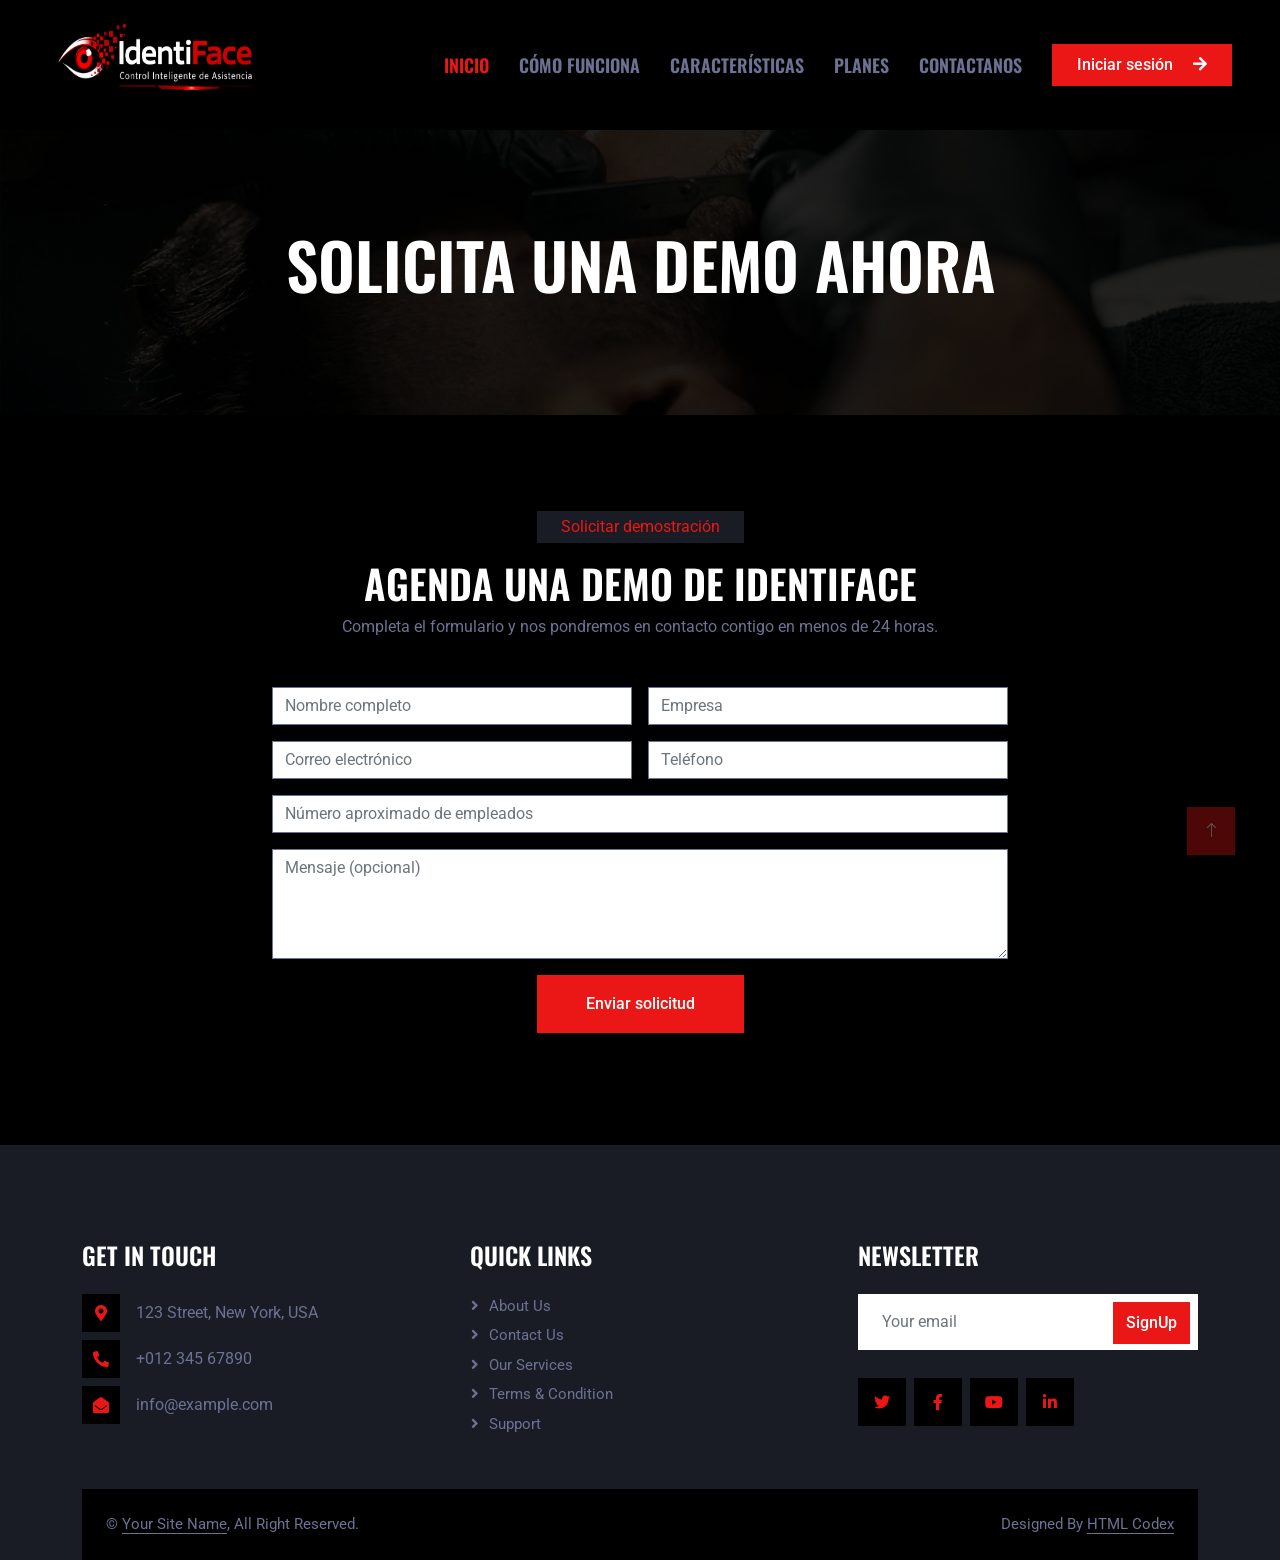
<file: contact.html>
<!DOCTYPE html>
<html lang="en">

<head>
    <meta charset="utf-8">
    <title>HairCut - Hair Salon HTML Template</title>
    <meta content="width=device-width, initial-scale=1.0" name="viewport">
    <meta content="" name="keywords">
    <meta content="" name="description">

    <!-- Favicon -->
    <link href="img/favicon.ico" rel="icon">

    <!-- Google Web Fonts -->
    <link rel="preconnect" href="https://fonts.googleapis.com">
    <link rel="preconnect" href="https://fonts.gstatic.com" crossorigin>
    <link href="https://fonts.googleapis.com/css2?family=Roboto:wght@400;500&family=Oswald:wght@600&display=swap" rel="stylesheet">

    <!-- Icon Font Stylesheet -->
    <link href="https://cdnjs.cloudflare.com/ajax/libs/font-awesome/5.10.0/css/all.min.css" rel="stylesheet">
    <link href="https://cdn.jsdelivr.net/npm/bootstrap-icons@1.4.1/font/bootstrap-icons.css" rel="stylesheet">

    <!-- Libraries Stylesheet -->
    <link href="lib/animate/animate.min.css" rel="stylesheet">
    <link href="lib/owlcarousel/assets/owl.carousel.min.css" rel="stylesheet">

    <!-- Customized Bootstrap Stylesheet -->
    <link href="css/bootstrap.min.css" rel="stylesheet">

    <!-- Template Stylesheet -->
    <link href="css/style.css" rel="stylesheet">
</head>

<body>
    <!-- Spinner Start -->
    <div id="spinner" class="show bg-dark position-fixed translate-middle w-100 vh-100 top-50 start-50 d-flex align-items-center justify-content-center">
        <div class="spinner-grow text-primary" style="width: 3rem; height: 3rem;" role="status">
            <span class="sr-only">Loading...</span>
        </div>
    </div>
    <!-- Spinner End -->


    <!-- Navbar Start -->
    <nav class="navbar navbar-expand-lg bg-gray navbar-dark sticky-top py-lg-0 px-lg-5 wow fadeIn" data-wow-delay="0.1s">
        <a href="index.html" class="navbar-brand ms-4 ms-lg-0">
            <img class="mb-0" id="logo" src="img/logoIF-blanco.png" alt="IdentiFace">
        </a>
        <button type="button" class="navbar-toggler me-4" data-bs-toggle="collapse" data-bs-target="#navbarCollapse">
            <span class="navbar-toggler-icon"></span>
        </button>
        <div class="collapse navbar-collapse" id="navbarCollapse">
            <div class="navbar-nav ms-auto p-4 p-lg-0">
                <a href="index.html" class="nav-item nav-link active">Inicio</a>
                <a href="service.html" class="nav-item nav-link">Cómo funciona</a>
                <a href="#caracteristicas" class="nav-item nav-link">Características</a>
                <a href="#planes" class="nav-item nav-link">Planes</a>
                <a href="contact.html" class="nav-item nav-link">Contactanos</a>
            </div>
            <a href="https://web-production-6cd6c.up.railway.app/accounts/login/" 
            class="btn btn-primary rounded-0 py-2 px-lg-4 d-none d-lg-block">
            Iniciar sesión <i class="fa fa-arrow-right ms-3"></i>
            </a>
        </div>
    </nav>
    <!-- Navbar End -->


    <!-- Page Header Start -->
    <div class="container-fluid page-header py-5 mb-5 wow fadeIn" data-wow-delay="0.1s">
        <div class="container text-center py-5">
            <h1 class="display-3 text-white text-uppercase mb-3 animated slideInDown">Solicita una demo ahora</h1>            
        </div>
    </div>
    <!-- Page Header End -->


    <!-- Contact Start -->
    <!-- Demo Form Start -->
        <div class="container-xxl py-5">
            <div class="container">
                <div class="text-center mx-auto mb-5" style="max-width: 600px;">
                    <p class="d-inline-block bg-secondary text-primary py-1 px-4">Solicitar demostración</p>
                    <h1 class="text-uppercase">Agenda una demo de IdentiFace</h1>
                    <p>Completa el formulario y nos pondremos en contacto contigo en menos de 24 horas.</p>
                </div>

                <div class="row justify-content-center">
                    <div class="col-lg-8">
                        <form id="demoForm">

                            <div class="row g-3">

                                <div class="col-md-6">
                                    <input type="text" class="form-control" id="name" placeholder="Nombre completo" required>
                                </div>

                                <div class="col-md-6">
                                    <input type="text" class="form-control" id="company" placeholder="Empresa" required>
                                </div>

                                <div class="col-md-6">
                                    <input type="email" class="form-control" id="email" placeholder="Correo electrónico" required>
                                </div>

                                <div class="col-md-6">
                                    <input type="text" class="form-control" id="phone" placeholder="Teléfono">
                                </div>

                                <div class="col-12">
                                    <input type="number" class="form-control" id="employees" placeholder="Número aproximado de empleados">
                                </div>

                                <div class="col-12">
                                    <textarea class="form-control" id="message" rows="4" placeholder="Mensaje (opcional)"></textarea>
                                </div>

                                <div class="col-12 text-center">
                                    <button type="submit" class="btn btn-primary py-3 px-5">
                                        Enviar solicitud
                                    </button>
                                </div>

                                <div class="col-12 text-center mt-3">
                                    <div id="formMessage"></div>
                                </div>

                            </div>

                        </form>
                    </div>
                </div>
            </div>
        </div>
    <!-- Demo Form End -->
    <!-- Contact End -->


    <!-- Footer Start -->
    <div class="container-fluid bg-secondary text-light footer mt-5 pt-5 wow fadeIn" data-wow-delay="0.1s">
        <div class="container py-5">
            <div class="row g-5">
                <div class="col-lg-4 col-md-6">
                    <h4 class="text-uppercase mb-4">Get In Touch</h4>
                    <div class="d-flex align-items-center mb-2">
                        <div class="btn-square bg-dark flex-shrink-0 me-3">
                            <span class="fa fa-map-marker-alt text-primary"></span>
                        </div>
                        <span>123 Street, New York, USA</span>
                    </div>
                    <div class="d-flex align-items-center mb-2">
                        <div class="btn-square bg-dark flex-shrink-0 me-3">
                            <span class="fa fa-phone-alt text-primary"></span>
                        </div>
                        <span>+012 345 67890</span>
                    </div>
                    <div class="d-flex align-items-center">
                        <div class="btn-square bg-dark flex-shrink-0 me-3">
                            <span class="fa fa-envelope-open text-primary"></span>
                        </div>
                        <span>info@example.com</span>
                    </div>
                </div>
                <div class="col-lg-4 col-md-6">
                    <h4 class="text-uppercase mb-4">Quick Links</h4>
                    <a class="btn btn-link" href="">About Us</a>
                    <a class="btn btn-link" href="">Contact Us</a>
                    <a class="btn btn-link" href="">Our Services</a>
                    <a class="btn btn-link" href="">Terms & Condition</a>
                    <a class="btn btn-link" href="">Support</a>
                </div>
                <div class="col-lg-4 col-md-6">
                    <h4 class="text-uppercase mb-4">Newsletter</h4>
                    <div class="position-relative mb-4">
                        <input class="form-control border-0 w-100 py-3 ps-4 pe-5" type="text" placeholder="Your email">
                        <button type="button" class="btn btn-primary py-2 position-absolute top-0 end-0 mt-2 me-2">SignUp</button>
                    </div>
                    <div class="d-flex pt-1 m-n1">
                        <a class="btn btn-lg-square btn-dark text-primary m-1" href=""><i class="fab fa-twitter"></i></a>
                        <a class="btn btn-lg-square btn-dark text-primary m-1" href=""><i class="fab fa-facebook-f"></i></a>
                        <a class="btn btn-lg-square btn-dark text-primary m-1" href=""><i class="fab fa-youtube"></i></a>
                        <a class="btn btn-lg-square btn-dark text-primary m-1" href=""><i class="fab fa-linkedin-in"></i></a>
                    </div>
                </div>
            </div>
        </div>
        <div class="container">
            <div class="copyright">
                <div class="row">
                    <div class="col-md-6 text-center text-md-start mb-3 mb-md-0">
                        &copy; <a class="border-bottom" href="#">Your Site Name</a>, All Right Reserved.
                    </div>
                    <div class="col-md-6 text-center text-md-end">
                        <!--/*** This template is free as long as you keep the footer author’s credit link/attribution link/backlink. If you'd like to use the template without the footer author’s credit link/attribution link/backlink, you can purchase the Credit Removal License from "https://htmlcodex.com/credit-removal". Thank you for your support. ***/-->
                        Designed By <a class="border-bottom" href="https://htmlcodex.com">HTML Codex</a>
                    </div>
                </div>
            </div>
        </div>
    </div>
    <!-- Footer End -->


    <!-- Back to Top -->
    <a href="#" class="btn btn-primary btn-lg-square back-to-top"><i class="bi bi-arrow-up"></i></a>


    <!-- JavaScript Libraries -->
    <script src="https://code.jquery.com/jquery-3.4.1.min.js"></script>
    <script src="https://cdn.jsdelivr.net/npm/bootstrap@5.0.0/dist/js/bootstrap.bundle.min.js"></script>
    <script src="lib/wow/wow.min.js"></script>
    <script src="lib/easing/easing.min.js"></script>
    <script src="lib/waypoints/waypoints.min.js"></script>
    <script src="lib/owlcarousel/owl.carousel.min.js"></script>

    <!-- Template Javascript -->
    <script src="js/main.js"></script>

<script>
document.getElementById("demoForm").addEventListener("submit", async function(e) {
    e.preventDefault();

    const formMessage = document.getElementById("formMessage");

    const employeesValue = document.getElementById("employees").value;

    const data = {
        name: document.getElementById("name").value.trim(),
        company: document.getElementById("company").value.trim(),
        email: document.getElementById("email").value.trim(),
        phone: document.getElementById("phone").value.trim(),
        employees: employeesValue !== "" 
            ? parseInt(employeesValue) 
            : null,
        message: document.getElementById("message").value.trim()
    };

    try {
        const response = await fetch("https://web-production-6cd6c.up.railway.app/api/leads/", {
            method: "POST",
            headers: {
                "Content-Type": "application/json"
            },
            body: JSON.stringify(data)
        });

        const result = await response.json();

        if (response.ok) {
            formMessage.innerHTML = "<div class='alert alert-success'>Solicitud enviada correctamente. Nos contactaremos pronto.</div>";
            document.getElementById("demoForm").reset();
        } else {
            formMessage.innerHTML = "<div class='alert alert-danger'>Ocurrió un error. Intenta nuevamente.</div>";
        }

    } catch (error) {
        formMessage.innerHTML = "<div class='alert alert-danger'>Error de conexión con el servidor.</div>";
    }
});
</script>
</body>

</html>
</file>
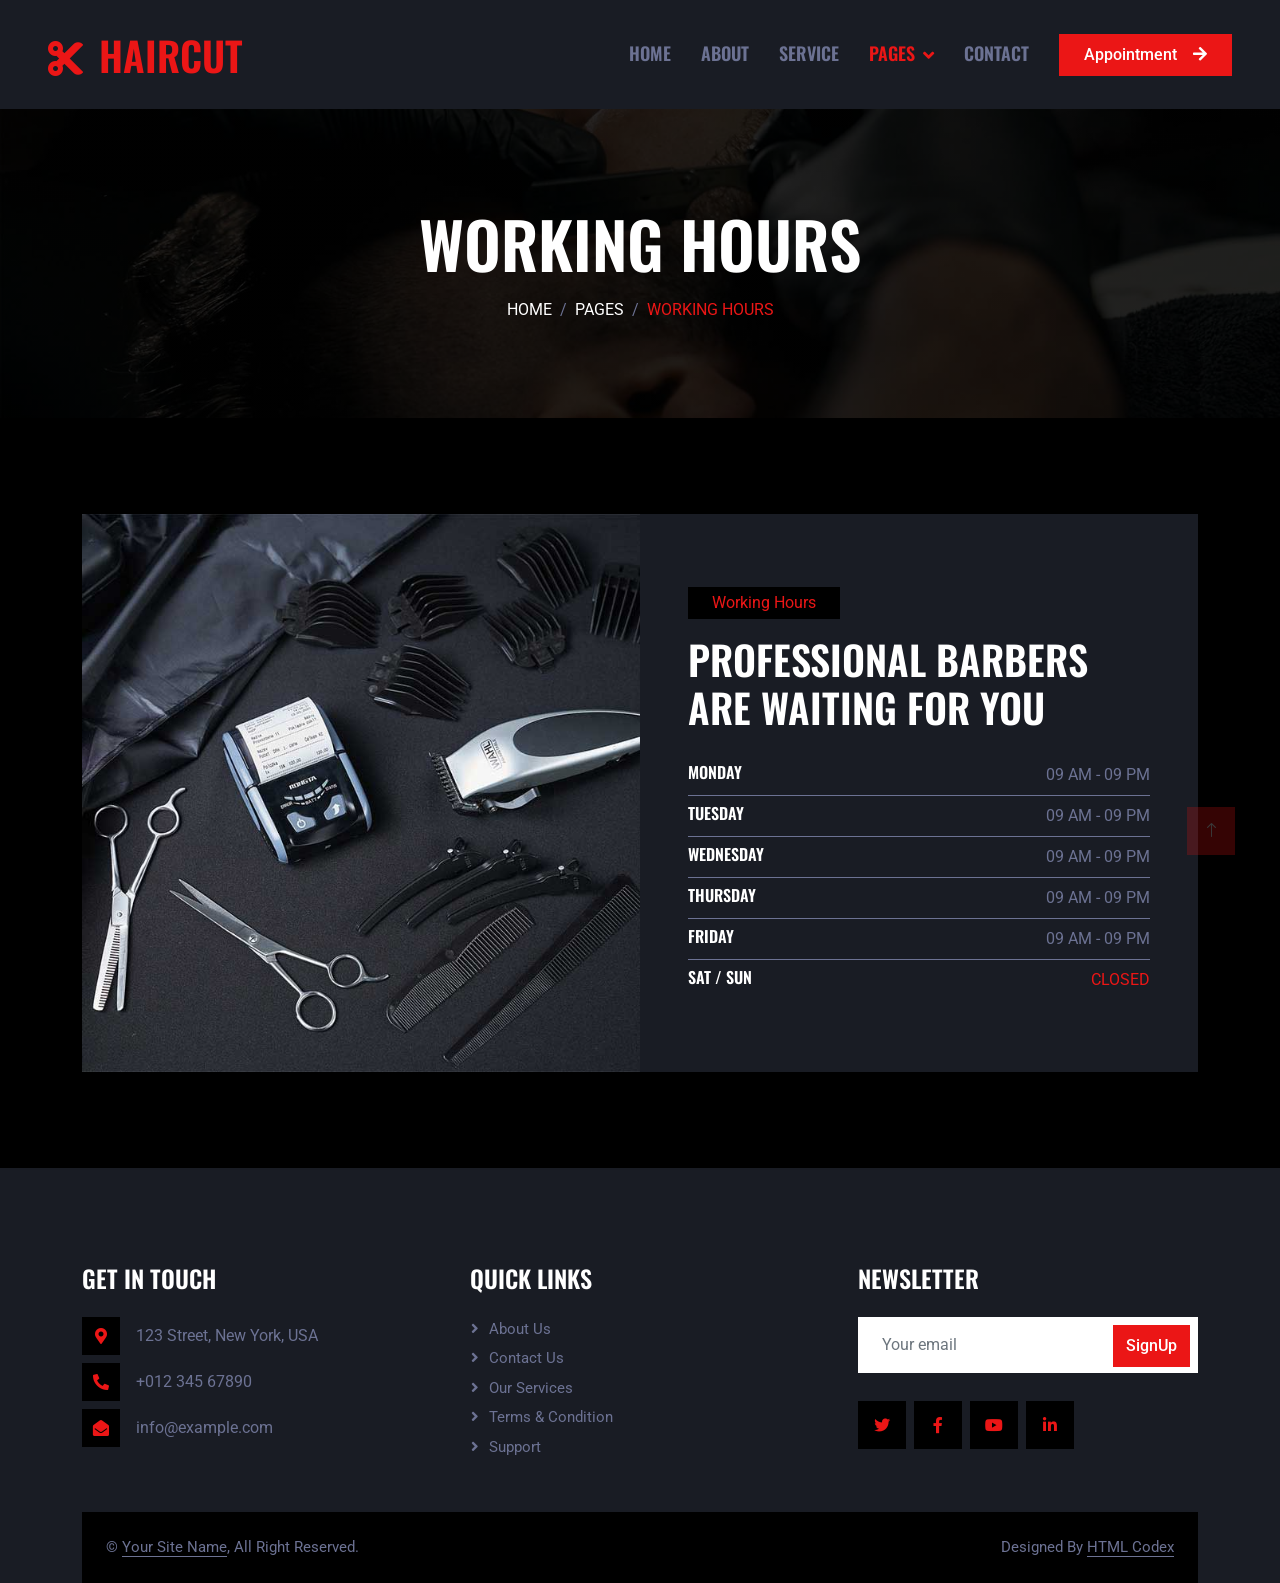
<file: open.html>
<!DOCTYPE html>
<html lang="en">

<head>
    <meta charset="utf-8">
    <title>HairCut - Hair Salon HTML Template</title>
    <meta content="width=device-width, initial-scale=1.0" name="viewport">
    <meta content="" name="keywords">
    <meta content="" name="description">

    <!-- Favicon -->
    <link href="img/favicon.ico" rel="icon">

    <!-- Google Web Fonts -->
    <link rel="preconnect" href="https://fonts.googleapis.com">
    <link rel="preconnect" href="https://fonts.gstatic.com" crossorigin>
    <link href="https://fonts.googleapis.com/css2?family=Roboto:wght@400;500&family=Oswald:wght@600&display=swap" rel="stylesheet">

    <!-- Icon Font Stylesheet -->
    <link href="https://cdnjs.cloudflare.com/ajax/libs/font-awesome/5.10.0/css/all.min.css" rel="stylesheet">
    <link href="https://cdn.jsdelivr.net/npm/bootstrap-icons@1.4.1/font/bootstrap-icons.css" rel="stylesheet">

    <!-- Libraries Stylesheet -->
    <link href="lib/animate/animate.min.css" rel="stylesheet">
    <link href="lib/owlcarousel/assets/owl.carousel.min.css" rel="stylesheet">

    <!-- Customized Bootstrap Stylesheet -->
    <link href="css/bootstrap.min.css" rel="stylesheet">

    <!-- Template Stylesheet -->
    <link href="css/style.css" rel="stylesheet">
</head>

<body>
    <!-- Spinner Start -->
    <div id="spinner" class="show bg-dark position-fixed translate-middle w-100 vh-100 top-50 start-50 d-flex align-items-center justify-content-center">
        <div class="spinner-grow text-primary" style="width: 3rem; height: 3rem;" role="status">
            <span class="sr-only">Loading...</span>
        </div>
    </div>
    <!-- Spinner End -->


    <!-- Navbar Start -->
    <nav class="navbar navbar-expand-lg bg-secondary navbar-dark sticky-top py-lg-0 px-lg-5 wow fadeIn" data-wow-delay="0.1s">
        <a href="index.html" class="navbar-brand ms-4 ms-lg-0">
            <h1 class="mb-0 text-primary text-uppercase"><i class="fa fa-cut me-3"></i>HairCut</h1>
        </a>
        <button type="button" class="navbar-toggler me-4" data-bs-toggle="collapse" data-bs-target="#navbarCollapse">
            <span class="navbar-toggler-icon"></span>
        </button>
        <div class="collapse navbar-collapse" id="navbarCollapse">
            <div class="navbar-nav ms-auto p-4 p-lg-0">
                <a href="index.html" class="nav-item nav-link">Home</a>
                <a href="about.html" class="nav-item nav-link">About</a>
                <a href="service.html" class="nav-item nav-link">Service</a>
                <div class="nav-item dropdown">
                    <a href="#" class="nav-link dropdown-toggle active" data-bs-toggle="dropdown">Pages</a>
                    <div class="dropdown-menu m-0">
                        <a href="price.html" class="dropdown-item">Pricing Plan</a>
                        <a href="team.html" class="dropdown-item">Our Barber</a>
                        <a href="open.html" class="dropdown-item active">Working Hours</a>
                        <a href="testimonial.html" class="dropdown-item">Testimonial</a>
                        <a href="404.html" class="dropdown-item">404 Page</a>
                    </div>
                </div>
                <a href="contact.html" class="nav-item nav-link">Contact</a>
            </div>
            <a href="" class="btn btn-primary rounded-0 py-2 px-lg-4 d-none d-lg-block">Appointment<i class="fa fa-arrow-right ms-3"></i></a>
        </div>
    </nav>
    <!-- Navbar End -->


    <!-- Page Header Start -->
    <div class="container-fluid page-header py-5 mb-5 wow fadeIn" data-wow-delay="0.1s">
        <div class="container text-center py-5">
            <h1 class="display-3 text-white text-uppercase mb-3 animated slideInDown">Working Hours</h1>
            <nav aria-label="breadcrumb animated slideInDown">
                <ol class="breadcrumb justify-content-center text-uppercase mb-0">
                    <li class="breadcrumb-item"><a class="text-white" href="#">Home</a></li>
                    <li class="breadcrumb-item"><a class="text-white" href="#">Pages</a></li>
                    <li class="breadcrumb-item text-primary active" aria-current="page">Working Hours</li>
                </ol>
            </nav>
        </div>
    </div>
    <!-- Page Header End -->


    <!-- Working Hours Start -->
    <div class="container-xxl py-5">
        <div class="container">
            <div class="row g-0">
                <div class="col-lg-6 wow fadeIn" data-wow-delay="0.1s">
                    <div class="h-100">
                        <img class="img-fluid h-100" src="img/open.jpg" alt="">
                    </div>
                </div>
                <div class="col-lg-6 wow fadeIn" data-wow-delay="0.5s">
                    <div class="bg-secondary h-100 d-flex flex-column justify-content-center p-5">
                        <p class="d-inline-flex bg-dark text-primary py-1 px-4 me-auto">Working Hours</p>
                        <h1 class="text-uppercase mb-4">Professional Barbers Are Waiting For You</h1>
                        <div>
                            <div class="d-flex justify-content-between border-bottom py-2">
                                <h6 class="text-uppercase mb-0">Monday</h6>
                                <span class="text-uppercase">09 AM - 09 PM</span>
                            </div>
                            <div class="d-flex justify-content-between border-bottom py-2">
                                <h6 class="text-uppercase mb-0">Tuesday</h6>
                                <span class="text-uppercase">09 AM - 09 PM</span>
                            </div>
                            <div class="d-flex justify-content-between border-bottom py-2">
                                <h6 class="text-uppercase mb-0">Wednesday</h6>
                                <span class="text-uppercase">09 AM - 09 PM</span>
                            </div>
                            <div class="d-flex justify-content-between border-bottom py-2">
                                <h6 class="text-uppercase mb-0">Thursday</h6>
                                <span class="text-uppercase">09 AM - 09 PM</span>
                            </div>
                            <div class="d-flex justify-content-between border-bottom py-2">
                                <h6 class="text-uppercase mb-0">Friday</h6>
                                <span class="text-uppercase">09 AM - 09 PM</span>
                            </div>
                            <div class="d-flex justify-content-between py-2">
                                <h6 class="text-uppercase mb-0">Sat / Sun</h6>
                                <span class="text-uppercase text-primary">Closed</span>
                            </div>
                        </div>
                    </div>
                </div>
            </div>
        </div>
    </div>
    <!-- Working Hours End -->


    <!-- Footer Start -->
    <div class="container-fluid bg-secondary text-light footer mt-5 pt-5 wow fadeIn" data-wow-delay="0.1s">
        <div class="container py-5">
            <div class="row g-5">
                <div class="col-lg-4 col-md-6">
                    <h4 class="text-uppercase mb-4">Get In Touch</h4>
                    <div class="d-flex align-items-center mb-2">
                        <div class="btn-square bg-dark flex-shrink-0 me-3">
                            <span class="fa fa-map-marker-alt text-primary"></span>
                        </div>
                        <span>123 Street, New York, USA</span>
                    </div>
                    <div class="d-flex align-items-center mb-2">
                        <div class="btn-square bg-dark flex-shrink-0 me-3">
                            <span class="fa fa-phone-alt text-primary"></span>
                        </div>
                        <span>+012 345 67890</span>
                    </div>
                    <div class="d-flex align-items-center">
                        <div class="btn-square bg-dark flex-shrink-0 me-3">
                            <span class="fa fa-envelope-open text-primary"></span>
                        </div>
                        <span>info@example.com</span>
                    </div>
                </div>
                <div class="col-lg-4 col-md-6">
                    <h4 class="text-uppercase mb-4">Quick Links</h4>
                    <a class="btn btn-link" href="">About Us</a>
                    <a class="btn btn-link" href="">Contact Us</a>
                    <a class="btn btn-link" href="">Our Services</a>
                    <a class="btn btn-link" href="">Terms & Condition</a>
                    <a class="btn btn-link" href="">Support</a>
                </div>
                <div class="col-lg-4 col-md-6">
                    <h4 class="text-uppercase mb-4">Newsletter</h4>
                    <div class="position-relative mb-4">
                        <input class="form-control border-0 w-100 py-3 ps-4 pe-5" type="text" placeholder="Your email">
                        <button type="button" class="btn btn-primary py-2 position-absolute top-0 end-0 mt-2 me-2">SignUp</button>
                    </div>
                    <div class="d-flex pt-1 m-n1">
                        <a class="btn btn-lg-square btn-dark text-primary m-1" href=""><i class="fab fa-twitter"></i></a>
                        <a class="btn btn-lg-square btn-dark text-primary m-1" href=""><i class="fab fa-facebook-f"></i></a>
                        <a class="btn btn-lg-square btn-dark text-primary m-1" href=""><i class="fab fa-youtube"></i></a>
                        <a class="btn btn-lg-square btn-dark text-primary m-1" href=""><i class="fab fa-linkedin-in"></i></a>
                    </div>
                </div>
            </div>
        </div>
        <div class="container">
            <div class="copyright">
                <div class="row">
                    <div class="col-md-6 text-center text-md-start mb-3 mb-md-0">
                        &copy; <a class="border-bottom" href="#">Your Site Name</a>, All Right Reserved.
                    </div>
                    <div class="col-md-6 text-center text-md-end">
                        <!--/*** This template is free as long as you keep the footer author’s credit link/attribution link/backlink. If you'd like to use the template without the footer author’s credit link/attribution link/backlink, you can purchase the Credit Removal License from "https://htmlcodex.com/credit-removal". Thank you for your support. ***/-->
                        Designed By <a class="border-bottom" href="https://htmlcodex.com">HTML Codex</a>
                    </div>
                </div>
            </div>
        </div>
    </div>
    <!-- Footer End -->


    <!-- Back to Top -->
    <a href="#" class="btn btn-primary btn-lg-square back-to-top"><i class="bi bi-arrow-up"></i></a>


    <!-- JavaScript Libraries -->
    <script src="https://code.jquery.com/jquery-3.4.1.min.js"></script>
    <script src="https://cdn.jsdelivr.net/npm/bootstrap@5.0.0/dist/js/bootstrap.bundle.min.js"></script>
    <script src="lib/wow/wow.min.js"></script>
    <script src="lib/easing/easing.min.js"></script>
    <script src="lib/waypoints/waypoints.min.js"></script>
    <script src="lib/owlcarousel/owl.carousel.min.js"></script>

    <!-- Template Javascript -->
    <script src="js/main.js"></script>
</body>

</html>
</file>
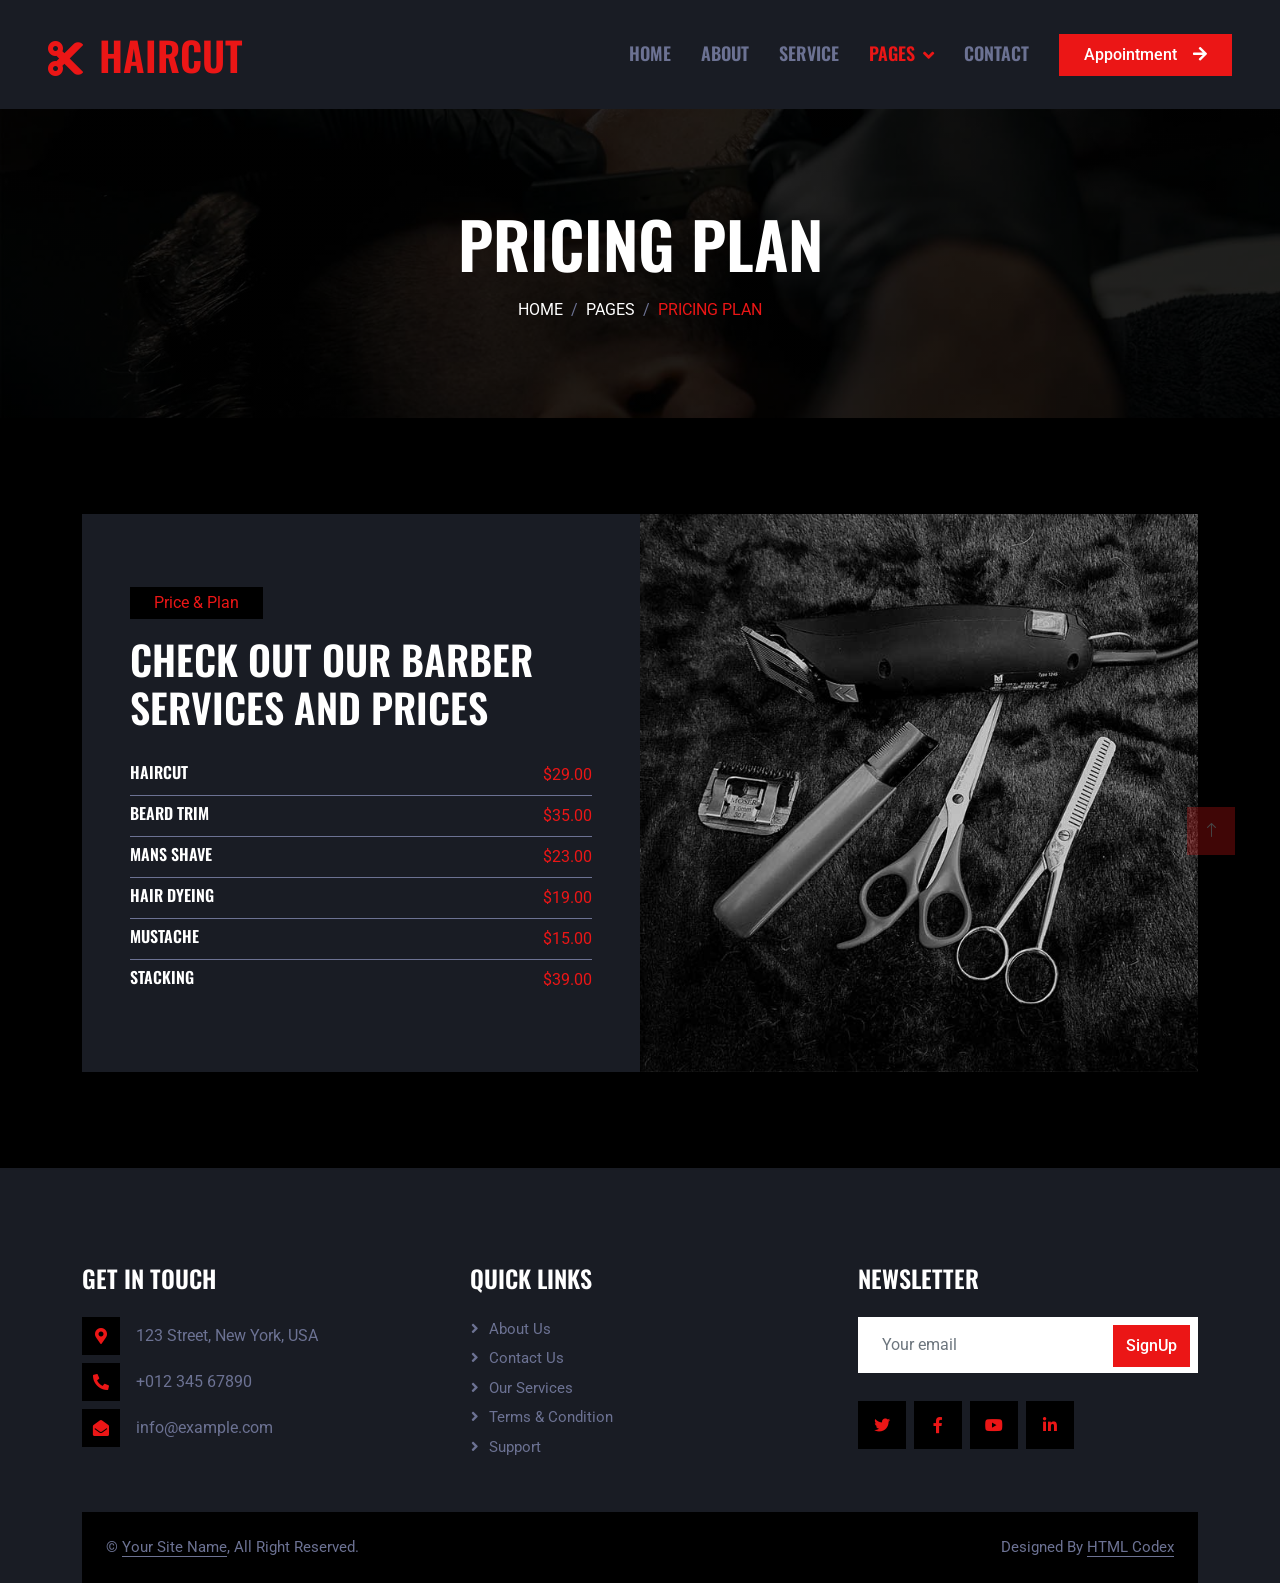
<file: price.html>
<!DOCTYPE html>
<html lang="en">

<head>
    <meta charset="utf-8">
    <title>HairCut - Hair Salon HTML Template</title>
    <meta content="width=device-width, initial-scale=1.0" name="viewport">
    <meta content="" name="keywords">
    <meta content="" name="description">

    <!-- Favicon -->
    <link href="img/favicon.ico" rel="icon">

    <!-- Google Web Fonts -->
    <link rel="preconnect" href="https://fonts.googleapis.com">
    <link rel="preconnect" href="https://fonts.gstatic.com" crossorigin>
    <link href="https://fonts.googleapis.com/css2?family=Roboto:wght@400;500&family=Oswald:wght@600&display=swap" rel="stylesheet">

    <!-- Icon Font Stylesheet -->
    <link href="https://cdnjs.cloudflare.com/ajax/libs/font-awesome/5.10.0/css/all.min.css" rel="stylesheet">
    <link href="https://cdn.jsdelivr.net/npm/bootstrap-icons@1.4.1/font/bootstrap-icons.css" rel="stylesheet">

    <!-- Libraries Stylesheet -->
    <link href="lib/animate/animate.min.css" rel="stylesheet">
    <link href="lib/owlcarousel/assets/owl.carousel.min.css" rel="stylesheet">

    <!-- Customized Bootstrap Stylesheet -->
    <link href="css/bootstrap.min.css" rel="stylesheet">

    <!-- Template Stylesheet -->
    <link href="css/style.css" rel="stylesheet">
</head>

<body>
    <!-- Spinner Start -->
    <div id="spinner" class="show bg-dark position-fixed translate-middle w-100 vh-100 top-50 start-50 d-flex align-items-center justify-content-center">
        <div class="spinner-grow text-primary" style="width: 3rem; height: 3rem;" role="status">
            <span class="sr-only">Loading...</span>
        </div>
    </div>
    <!-- Spinner End -->


    <!-- Navbar Start -->
    <nav class="navbar navbar-expand-lg bg-secondary navbar-dark sticky-top py-lg-0 px-lg-5 wow fadeIn" data-wow-delay="0.1s">
        <a href="index.html" class="navbar-brand ms-4 ms-lg-0">
            <h1 class="mb-0 text-primary text-uppercase"><i class="fa fa-cut me-3"></i>HairCut</h1>
        </a>
        <button type="button" class="navbar-toggler me-4" data-bs-toggle="collapse" data-bs-target="#navbarCollapse">
            <span class="navbar-toggler-icon"></span>
        </button>
        <div class="collapse navbar-collapse" id="navbarCollapse">
            <div class="navbar-nav ms-auto p-4 p-lg-0">
                <a href="index.html" class="nav-item nav-link">Home</a>
                <a href="about.html" class="nav-item nav-link">About</a>
                <a href="service.html" class="nav-item nav-link">Service</a>
                <div class="nav-item dropdown">
                    <a href="#" class="nav-link dropdown-toggle active" data-bs-toggle="dropdown">Pages</a>
                    <div class="dropdown-menu m-0">
                        <a href="price.html" class="dropdown-item active">Pricing Plan</a>
                        <a href="team.html" class="dropdown-item">Our Barber</a>
                        <a href="open.html" class="dropdown-item">Working Hours</a>
                        <a href="testimonial.html" class="dropdown-item">Testimonial</a>
                        <a href="404.html" class="dropdown-item">404 Page</a>
                    </div>
                </div>
                <a href="contact.html" class="nav-item nav-link">Contact</a>
            </div>
            <a href="" class="btn btn-primary rounded-0 py-2 px-lg-4 d-none d-lg-block">Appointment<i class="fa fa-arrow-right ms-3"></i></a>
        </div>
    </nav>
    <!-- Navbar End -->


    <!-- Page Header Start -->
    <div class="container-fluid page-header py-5 mb-5 wow fadeIn" data-wow-delay="0.1s">
        <div class="container text-center py-5">
            <h1 class="display-3 text-white text-uppercase mb-3 animated slideInDown">Pricing Plan</h1>
            <nav aria-label="breadcrumb animated slideInDown">
                <ol class="breadcrumb justify-content-center text-uppercase mb-0">
                    <li class="breadcrumb-item"><a class="text-white" href="#">Home</a></li>
                    <li class="breadcrumb-item"><a class="text-white" href="#">Pages</a></li>
                    <li class="breadcrumb-item text-primary active" aria-current="page">Pricing Plan</li>
                </ol>
            </nav>
        </div>
    </div>
    <!-- Page Header End -->


    <!-- Price Start -->
    <div class="container-xxl py-5">
        <div class="container">
            <div class="row g-0">
                <div class="col-lg-6 wow fadeIn" data-wow-delay="0.1s">
                    <div class="bg-secondary h-100 d-flex flex-column justify-content-center p-5">
                        <p class="d-inline-flex bg-dark text-primary py-1 px-4 me-auto">Price & Plan</p>
                        <h1 class="text-uppercase mb-4">Check Out Our Barber Services And Prices</h1>
                        <div>
                            <div class="d-flex justify-content-between border-bottom py-2">
                                <h6 class="text-uppercase mb-0">Haircut</h6>
                                <span class="text-uppercase text-primary">$29.00</span>
                            </div>
                            <div class="d-flex justify-content-between border-bottom py-2">
                                <h6 class="text-uppercase mb-0">Beard Trim</h6>
                                <span class="text-uppercase text-primary">$35.00</span>
                            </div>
                            <div class="d-flex justify-content-between border-bottom py-2">
                                <h6 class="text-uppercase mb-0">Mans Shave</h6>
                                <span class="text-uppercase text-primary">$23.00</span>
                            </div>
                            <div class="d-flex justify-content-between border-bottom py-2">
                                <h6 class="text-uppercase mb-0">Hair Dyeing</h6>
                                <span class="text-uppercase text-primary">$19.00</span>
                            </div>
                            <div class="d-flex justify-content-between border-bottom py-2">
                                <h6 class="text-uppercase mb-0">Mustache</h6>
                                <span class="text-uppercase text-primary">$15.00</span>
                            </div>
                            <div class="d-flex justify-content-between py-2">
                                <h6 class="text-uppercase mb-0">Stacking</h6>
                                <span class="text-uppercase text-primary">$39.00</span>
                            </div>
                        </div>
                    </div>
                </div>
                <div class="col-lg-6 wow fadeIn" data-wow-delay="0.5s">
                    <div class="h-100">
                        <img class="img-fluid h-100" src="img/price.jpg" alt="">
                    </div>
                </div>
            </div>
        </div>
    </div>
    <!-- Price End -->


    <!-- Footer Start -->
    <div class="container-fluid bg-secondary text-light footer mt-5 pt-5 wow fadeIn" data-wow-delay="0.1s">
        <div class="container py-5">
            <div class="row g-5">
                <div class="col-lg-4 col-md-6">
                    <h4 class="text-uppercase mb-4">Get In Touch</h4>
                    <div class="d-flex align-items-center mb-2">
                        <div class="btn-square bg-dark flex-shrink-0 me-3">
                            <span class="fa fa-map-marker-alt text-primary"></span>
                        </div>
                        <span>123 Street, New York, USA</span>
                    </div>
                    <div class="d-flex align-items-center mb-2">
                        <div class="btn-square bg-dark flex-shrink-0 me-3">
                            <span class="fa fa-phone-alt text-primary"></span>
                        </div>
                        <span>+012 345 67890</span>
                    </div>
                    <div class="d-flex align-items-center">
                        <div class="btn-square bg-dark flex-shrink-0 me-3">
                            <span class="fa fa-envelope-open text-primary"></span>
                        </div>
                        <span>info@example.com</span>
                    </div>
                </div>
                <div class="col-lg-4 col-md-6">
                    <h4 class="text-uppercase mb-4">Quick Links</h4>
                    <a class="btn btn-link" href="">About Us</a>
                    <a class="btn btn-link" href="">Contact Us</a>
                    <a class="btn btn-link" href="">Our Services</a>
                    <a class="btn btn-link" href="">Terms & Condition</a>
                    <a class="btn btn-link" href="">Support</a>
                </div>
                <div class="col-lg-4 col-md-6">
                    <h4 class="text-uppercase mb-4">Newsletter</h4>
                    <div class="position-relative mb-4">
                        <input class="form-control border-0 w-100 py-3 ps-4 pe-5" type="text" placeholder="Your email">
                        <button type="button" class="btn btn-primary py-2 position-absolute top-0 end-0 mt-2 me-2">SignUp</button>
                    </div>
                    <div class="d-flex pt-1 m-n1">
                        <a class="btn btn-lg-square btn-dark text-primary m-1" href=""><i class="fab fa-twitter"></i></a>
                        <a class="btn btn-lg-square btn-dark text-primary m-1" href=""><i class="fab fa-facebook-f"></i></a>
                        <a class="btn btn-lg-square btn-dark text-primary m-1" href=""><i class="fab fa-youtube"></i></a>
                        <a class="btn btn-lg-square btn-dark text-primary m-1" href=""><i class="fab fa-linkedin-in"></i></a>
                    </div>
                </div>
            </div>
        </div>
        <div class="container">
            <div class="copyright">
                <div class="row">
                    <div class="col-md-6 text-center text-md-start mb-3 mb-md-0">
                        &copy; <a class="border-bottom" href="#">Your Site Name</a>, All Right Reserved.
                    </div>
                    <div class="col-md-6 text-center text-md-end">
                        <!--/*** This template is free as long as you keep the footer author’s credit link/attribution link/backlink. If you'd like to use the template without the footer author’s credit link/attribution link/backlink, you can purchase the Credit Removal License from "https://htmlcodex.com/credit-removal". Thank you for your support. ***/-->
                        Designed By <a class="border-bottom" href="https://htmlcodex.com">HTML Codex</a>
                    </div>
                </div>
            </div>
        </div>
    </div>
    <!-- Footer End -->


    <!-- Back to Top -->
    <a href="#" class="btn btn-primary btn-lg-square back-to-top"><i class="bi bi-arrow-up"></i></a>


    <!-- JavaScript Libraries -->
    <script src="https://code.jquery.com/jquery-3.4.1.min.js"></script>
    <script src="https://cdn.jsdelivr.net/npm/bootstrap@5.0.0/dist/js/bootstrap.bundle.min.js"></script>
    <script src="lib/wow/wow.min.js"></script>
    <script src="lib/easing/easing.min.js"></script>
    <script src="lib/waypoints/waypoints.min.js"></script>
    <script src="lib/owlcarousel/owl.carousel.min.js"></script>

    <!-- Template Javascript -->
    <script src="js/main.js"></script>
</body>

</html>
</file>
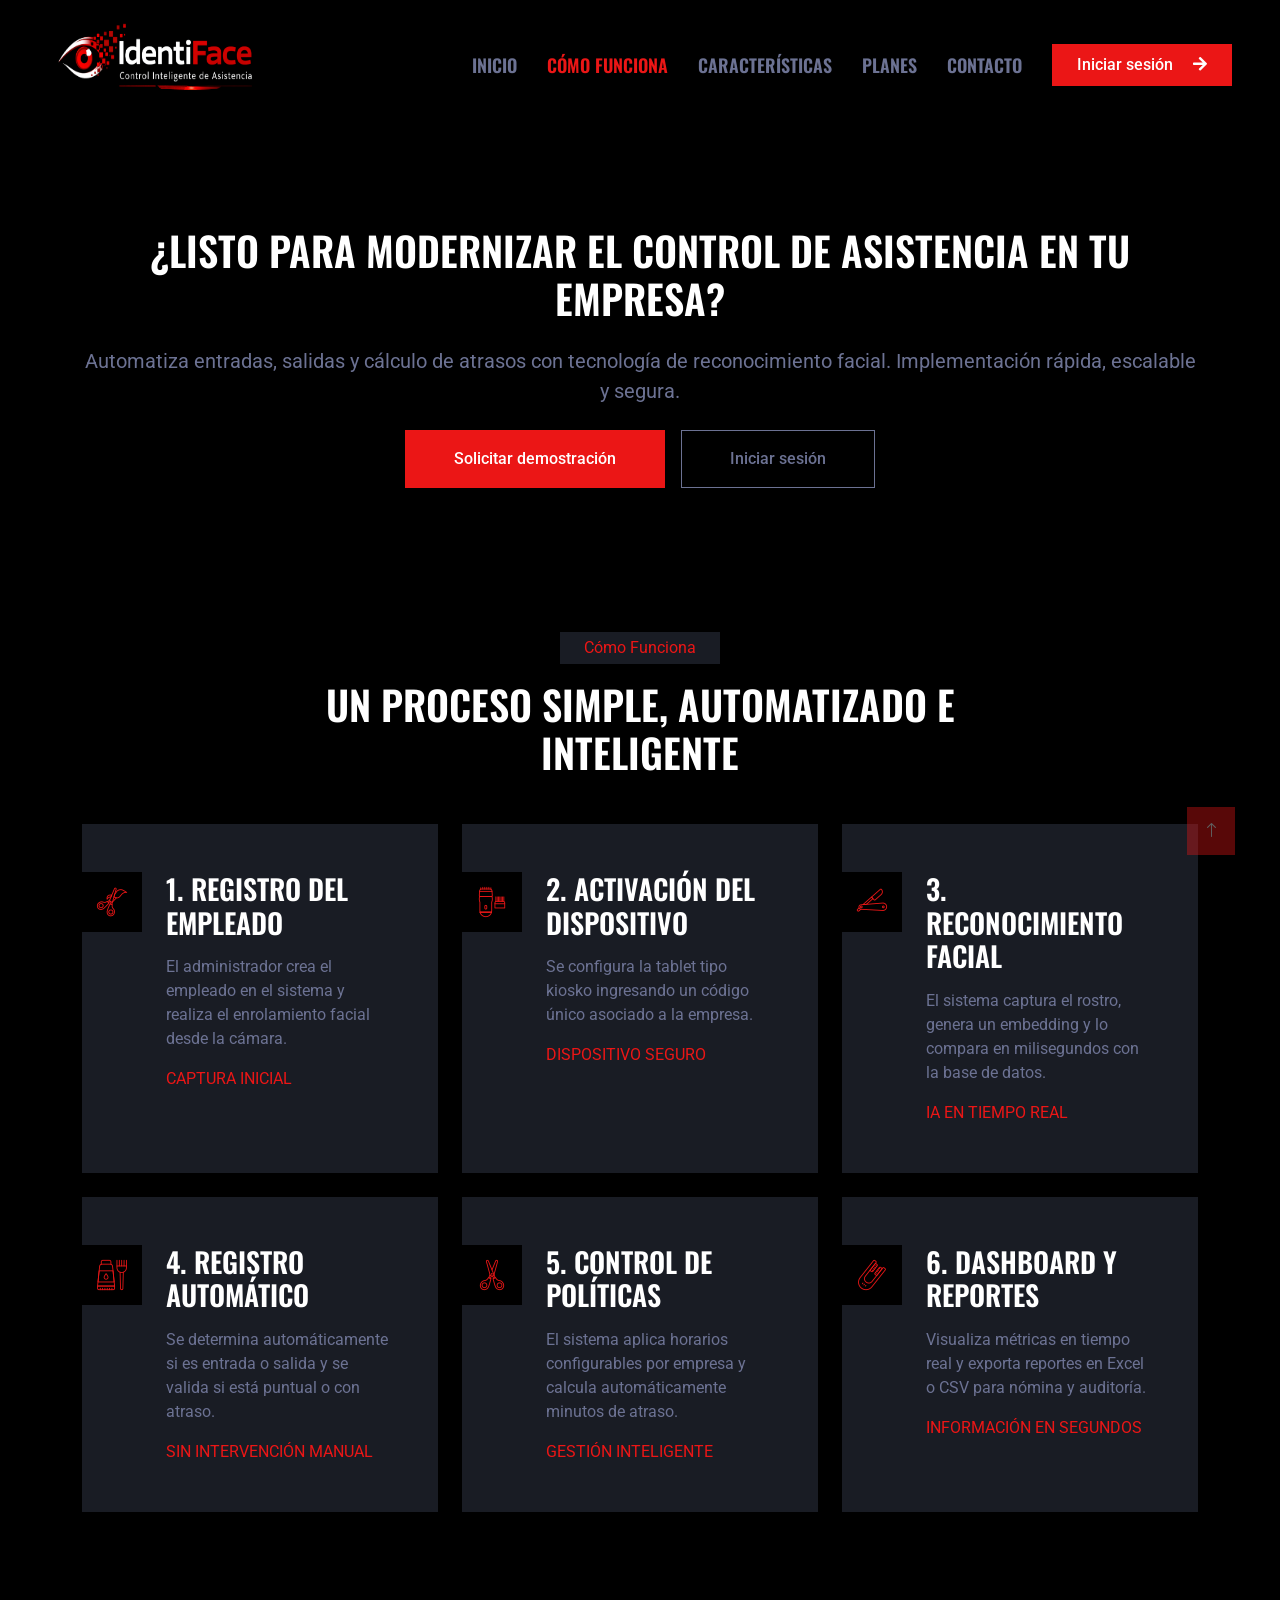
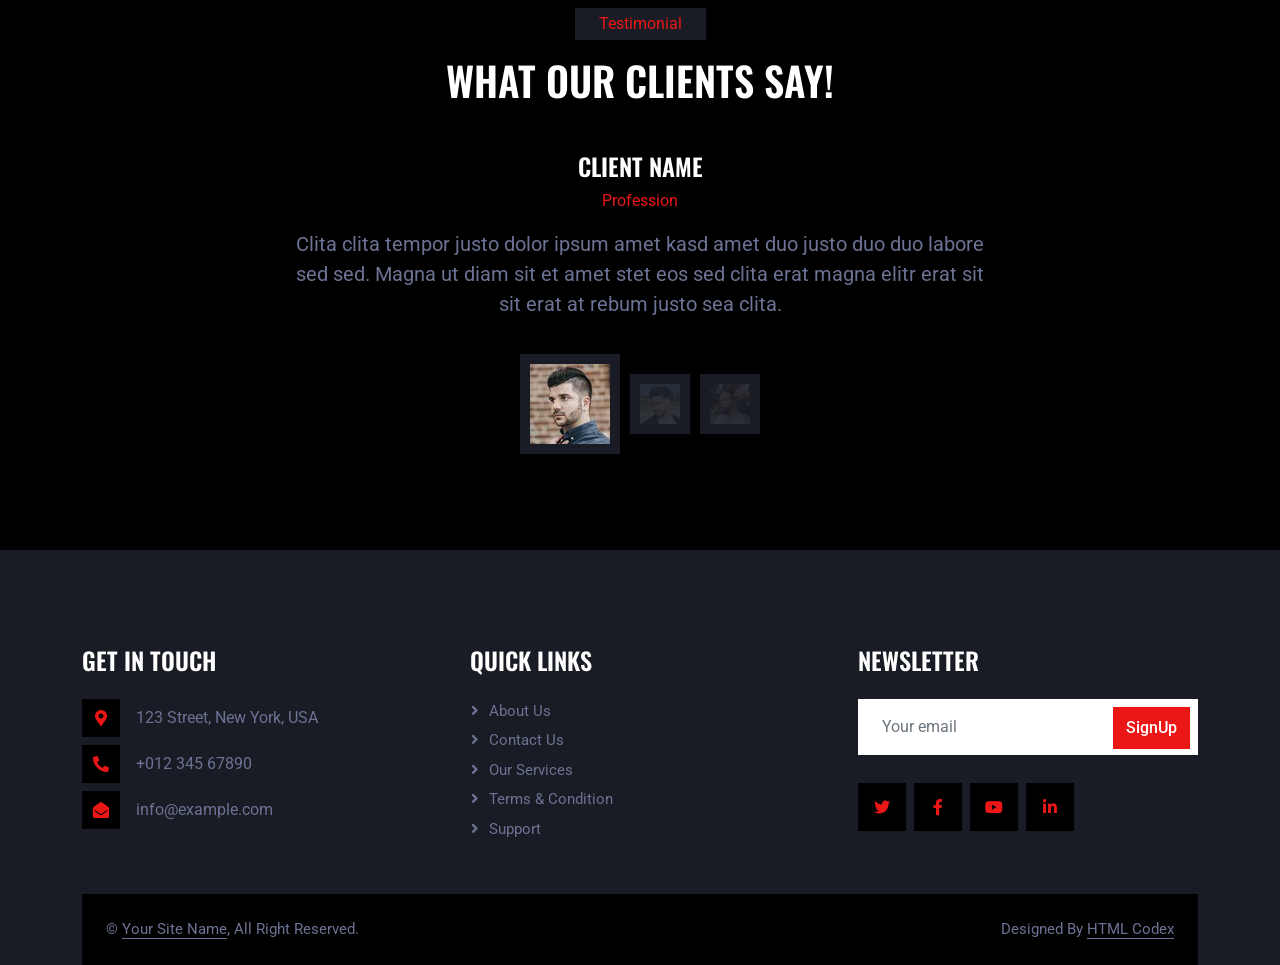
<file: service.html>
<!DOCTYPE html>
<html lang="en">

<head>
    <meta charset="utf-8">
    <title>HairCut - Hair Salon HTML Template</title>
    <meta content="width=device-width, initial-scale=1.0" name="viewport">
    <meta content="" name="keywords">
    <meta content="" name="description">

    <!-- Favicon -->
    <link href="img/favicon.ico" rel="icon">

    <!-- Google Web Fonts -->
    <link rel="preconnect" href="https://fonts.googleapis.com">
    <link rel="preconnect" href="https://fonts.gstatic.com" crossorigin>
    <link href="https://fonts.googleapis.com/css2?family=Roboto:wght@400;500&family=Oswald:wght@600&display=swap" rel="stylesheet">

    <!-- Icon Font Stylesheet -->
    <link href="https://cdnjs.cloudflare.com/ajax/libs/font-awesome/5.10.0/css/all.min.css" rel="stylesheet">
    <link href="https://cdn.jsdelivr.net/npm/bootstrap-icons@1.4.1/font/bootstrap-icons.css" rel="stylesheet">

    <!-- Libraries Stylesheet -->
    <link href="lib/animate/animate.min.css" rel="stylesheet">
    <link href="lib/owlcarousel/assets/owl.carousel.min.css" rel="stylesheet">

    <!-- Customized Bootstrap Stylesheet -->
    <link href="css/bootstrap.min.css" rel="stylesheet">

    <!-- Template Stylesheet -->
    <link href="css/style.css" rel="stylesheet">
</head>

<body>
    <!-- Spinner Start -->
    <div id="spinner" class="show bg-dark position-fixed translate-middle w-100 vh-100 top-50 start-50 d-flex align-items-center justify-content-center">
        <div class="spinner-grow text-primary" style="width: 3rem; height: 3rem;" role="status">
            <span class="sr-only">Loading...</span>
        </div>
    </div>
    <!-- Spinner End -->


    <!-- Navbar Start -->
    <nav class="navbar navbar-expand-lg bg-gray navbar-dark sticky-top py-lg-0 px-lg-5 wow fadeIn" data-wow-delay="0.1s">
        <a href="index.html" class="navbar-brand ms-4 ms-lg-0">
            <img class="mb-0" id="logo" src="img/logoIF-blanco.png" alt="IdentiFace">
        </a>
        <button type="button" class="navbar-toggler me-4" data-bs-toggle="collapse" data-bs-target="#navbarCollapse">
            <span class="navbar-toggler-icon"></span>
        </button>
        <div class="collapse navbar-collapse" id="navbarCollapse">
            <div class="navbar-nav ms-auto p-4 p-lg-0">
                <a href="index.html" class="nav-item nav-link">Inicio</a>
                <a href="#como-funciona" class="nav-item nav-link active">Cómo funciona</a>
                <a href="#caracteristicas" class="nav-item nav-link">Características</a>
                <a href="#planes" class="nav-item nav-link">Planes</a>
                <a href="#contacto" class="nav-item nav-link">Contacto</a>
            </div>
            <a href="https://web-production-6cd6c.up.railway.app/accounts/login/" 
            class="btn btn-primary rounded-0 py-2 px-lg-4 d-none d-lg-block">
            Iniciar sesión <i class="fa fa-arrow-right ms-3"></i>
            </a>
        </div>
    </nav>
    <!-- Navbar End -->


    <!-- CTA Start -->
    <div class="container-fluid bg-dark text-light py-5 wow fadeIn" data-wow-delay="0.1s">
        <div class="container text-center py-5">
            <h1 class="text-uppercase mb-4">¿Listo para modernizar el control de asistencia en tu empresa?</h1>
            <p class="mb-4 fs-5">
                Automatiza entradas, salidas y cálculo de atrasos con tecnología de reconocimiento facial.
                Implementación rápida, escalable y segura.
            </p>

            <div class="d-flex justify-content-center gap-3 flex-wrap">
                <a href="#contacto" class="btn btn-primary py-3 px-5">
                    Solicitar demostración
                </a>

                <a href="https://web-production-6cd6c.up.railway.app/accounts/login/" class="btn btn-outline-light py-3 px-5">
                    Iniciar sesión
                </a>
            </div>
        </div>
    </div>
    <!-- CTA End -->


    <!-- Service Start -->
    <div class="container-xxl py-5" id="como-funciona">
        <div class="container">
            <div class="text-center mx-auto mb-5 wow fadeInUp" data-wow-delay="0.1s" style="max-width: 700px;">
                <p class="d-inline-block bg-secondary text-primary py-1 px-4">Cómo Funciona</p>
                <h1 class="text-uppercase">Un proceso simple, automatizado e inteligente</h1>
            </div>

            <div class="row g-4">

                <!-- Paso 1 -->
                <div class="col-lg-4 col-md-6 wow fadeInUp" data-wow-delay="0.1s">
                    <div class="service-item position-relative overflow-hidden bg-secondary d-flex h-100 p-5 ps-0">
                        <div class="bg-dark d-flex flex-shrink-0 align-items-center justify-content-center" style="width: 60px; height: 60px;">
                            <img class="img-fluid" src="img/haircut.png" alt="">
                        </div>
                        <div class="ps-4">
                            <h3 class="text-uppercase mb-3">1. Registro del Empleado</h3>
                            <p>El administrador crea el empleado en el sistema y realiza el enrolamiento facial desde la cámara.</p>
                            <span class="text-uppercase text-primary">Captura inicial</span>
                        </div>
                    </div>
                </div>

                <!-- Paso 2 -->
                <div class="col-lg-4 col-md-6 wow fadeInUp" data-wow-delay="0.3s">
                    <div class="service-item position-relative overflow-hidden bg-secondary d-flex h-100 p-5 ps-0">
                        <div class="bg-dark d-flex flex-shrink-0 align-items-center justify-content-center" style="width: 60px; height: 60px;">
                            <img class="img-fluid" src="img/beard-trim.png" alt="">
                        </div>
                        <div class="ps-4">
                            <h3 class="text-uppercase mb-3">2. Activación del Dispositivo</h3>
                            <p>Se configura la tablet tipo kiosko ingresando un código único asociado a la empresa.</p>
                            <span class="text-uppercase text-primary">Dispositivo seguro</span>
                        </div>
                    </div>
                </div>

                <!-- Paso 3 -->
                <div class="col-lg-4 col-md-6 wow fadeInUp" data-wow-delay="0.5s">
                    <div class="service-item position-relative overflow-hidden bg-secondary d-flex h-100 p-5 ps-0">
                        <div class="bg-dark d-flex flex-shrink-0 align-items-center justify-content-center" style="width: 60px; height: 60px;">
                            <img class="img-fluid" src="img/mans-shave.png" alt="">
                        </div>
                        <div class="ps-4">
                            <h3 class="text-uppercase mb-3">3. Reconocimiento Facial</h3>
                            <p>El sistema captura el rostro, genera un embedding y lo compara en milisegundos con la base de datos.</p>
                            <span class="text-uppercase text-primary">IA en tiempo real</span>
                        </div>
                    </div>
                </div>

                <!-- Paso 4 -->
                <div class="col-lg-4 col-md-6 wow fadeInUp" data-wow-delay="0.1s">
                    <div class="service-item position-relative overflow-hidden bg-secondary d-flex h-100 p-5 ps-0">
                        <div class="bg-dark d-flex flex-shrink-0 align-items-center justify-content-center" style="width: 60px; height: 60px;">
                            <img class="img-fluid" src="img/hair-dyeing.png" alt="">
                        </div>
                        <div class="ps-4">
                            <h3 class="text-uppercase mb-3">4. Registro Automático</h3>
                            <p>Se determina automáticamente si es entrada o salida y se valida si está puntual o con atraso.</p>
                            <span class="text-uppercase text-primary">Sin intervención manual</span>
                        </div>
                    </div>
                </div>

                <!-- Paso 5 -->
                <div class="col-lg-4 col-md-6 wow fadeInUp" data-wow-delay="0.3s">
                    <div class="service-item position-relative overflow-hidden bg-secondary d-flex h-100 p-5 ps-0">
                        <div class="bg-dark d-flex flex-shrink-0 align-items-center justify-content-center" style="width: 60px; height: 60px;">
                            <img class="img-fluid" src="img/mustache.png" alt="">
                        </div>
                        <div class="ps-4">
                            <h3 class="text-uppercase mb-3">5. Control de Políticas</h3>
                            <p>El sistema aplica horarios configurables por empresa y calcula automáticamente minutos de atraso.</p>
                            <span class="text-uppercase text-primary">Gestión inteligente</span>
                        </div>
                    </div>
                </div>

                <!-- Paso 6 -->
                <div class="col-lg-4 col-md-6 wow fadeInUp" data-wow-delay="0.5s">
                    <div class="service-item position-relative overflow-hidden bg-secondary d-flex h-100 p-5 ps-0">
                        <div class="bg-dark d-flex flex-shrink-0 align-items-center justify-content-center" style="width: 60px; height: 60px;">
                            <img class="img-fluid" src="img/stacking.png" alt="">
                        </div>
                        <div class="ps-4">
                            <h3 class="text-uppercase mb-3">6. Dashboard y Reportes</h3>
                            <p>Visualiza métricas en tiempo real y exporta reportes en Excel o CSV para nómina y auditoría.</p>
                            <span class="text-uppercase text-primary">Información en segundos</span>
                        </div>
                    </div>
                </div>

            </div>
        </div>
    </div>
    <!-- Service End -->    

    <!-- Testimonial Start -->
    <div class="container-xxl py-5">
        <div class="container">
            <div class="text-center mx-auto mb-5 wow fadeInUp" data-wow-delay="0.1s" style="max-width: 600px;">
                <p class="d-inline-block bg-secondary text-primary py-1 px-4">Testimonial</p>
                <h1 class="text-uppercase">What Our Clients Say!</h1>
            </div>
            <div class="owl-carousel testimonial-carousel wow fadeInUp" data-wow-delay="0.1s">
                <div class="testimonial-item text-center" data-dot="<img class='img-fluid' src='img/testimonial-1.jpg' alt=''>">
                    <h4 class="text-uppercase">Client Name</h4>
                    <p class="text-primary">Profession</p>
                    <span class="fs-5">Clita clita tempor justo dolor ipsum amet kasd amet duo justo duo duo labore sed sed. Magna ut diam sit et amet stet eos sed clita erat magna elitr erat sit sit erat at rebum justo sea clita.</span>
                </div>
                <div class="testimonial-item text-center" data-dot="<img class='img-fluid' src='img/testimonial-2.jpg' alt=''>">
                    <h4 class="text-uppercase">Client Name</h4>
                    <p class="text-primary">Profession</p>
                    <span class="fs-5">Clita clita tempor justo dolor ipsum amet kasd amet duo justo duo duo labore sed sed. Magna ut diam sit et amet stet eos sed clita erat magna elitr erat sit sit erat at rebum justo sea clita.</span>
                </div>
                <div class="testimonial-item text-center" data-dot="<img class='img-fluid' src='img/testimonial-3.jpg' alt=''>">
                    <h4 class="text-uppercase">Client Name</h4>
                    <p class="text-primary">Profession</p>
                    <span class="fs-5">Clita clita tempor justo dolor ipsum amet kasd amet duo justo duo duo labore sed sed. Magna ut diam sit et amet stet eos sed clita erat magna elitr erat sit sit erat at rebum justo sea clita.</span>
                </div>
            </div>      
        </div>
    </div>
    <!-- Testimonial End -->


    <!-- Footer Start -->
    <div class="container-fluid bg-secondary text-light footer mt-5 pt-5 wow fadeIn" data-wow-delay="0.1s">
        <div class="container py-5">
            <div class="row g-5">
                <div class="col-lg-4 col-md-6">
                    <h4 class="text-uppercase mb-4">Get In Touch</h4>
                    <div class="d-flex align-items-center mb-2">
                        <div class="btn-square bg-dark flex-shrink-0 me-3">
                            <span class="fa fa-map-marker-alt text-primary"></span>
                        </div>
                        <span>123 Street, New York, USA</span>
                    </div>
                    <div class="d-flex align-items-center mb-2">
                        <div class="btn-square bg-dark flex-shrink-0 me-3">
                            <span class="fa fa-phone-alt text-primary"></span>
                        </div>
                        <span>+012 345 67890</span>
                    </div>
                    <div class="d-flex align-items-center">
                        <div class="btn-square bg-dark flex-shrink-0 me-3">
                            <span class="fa fa-envelope-open text-primary"></span>
                        </div>
                        <span>info@example.com</span>
                    </div>
                </div>
                <div class="col-lg-4 col-md-6">
                    <h4 class="text-uppercase mb-4">Quick Links</h4>
                    <a class="btn btn-link" href="">About Us</a>
                    <a class="btn btn-link" href="">Contact Us</a>
                    <a class="btn btn-link" href="">Our Services</a>
                    <a class="btn btn-link" href="">Terms & Condition</a>
                    <a class="btn btn-link" href="">Support</a>
                </div>
                <div class="col-lg-4 col-md-6">
                    <h4 class="text-uppercase mb-4">Newsletter</h4>
                    <div class="position-relative mb-4">
                        <input class="form-control border-0 w-100 py-3 ps-4 pe-5" type="text" placeholder="Your email">
                        <button type="button" class="btn btn-primary py-2 position-absolute top-0 end-0 mt-2 me-2">SignUp</button>
                    </div>
                    <div class="d-flex pt-1 m-n1">
                        <a class="btn btn-lg-square btn-dark text-primary m-1" href=""><i class="fab fa-twitter"></i></a>
                        <a class="btn btn-lg-square btn-dark text-primary m-1" href=""><i class="fab fa-facebook-f"></i></a>
                        <a class="btn btn-lg-square btn-dark text-primary m-1" href=""><i class="fab fa-youtube"></i></a>
                        <a class="btn btn-lg-square btn-dark text-primary m-1" href=""><i class="fab fa-linkedin-in"></i></a>
                    </div>
                </div>
            </div>
        </div>
        <div class="container">
            <div class="copyright">
                <div class="row">
                    <div class="col-md-6 text-center text-md-start mb-3 mb-md-0">
                        &copy; <a class="border-bottom" href="#">Your Site Name</a>, All Right Reserved.
                    </div>
                    <div class="col-md-6 text-center text-md-end">
                        <!--/*** This template is free as long as you keep the footer author’s credit link/attribution link/backlink. If you'd like to use the template without the footer author’s credit link/attribution link/backlink, you can purchase the Credit Removal License from "https://htmlcodex.com/credit-removal". Thank you for your support. ***/-->
                        Designed By <a class="border-bottom" href="https://htmlcodex.com">HTML Codex</a>
                    </div>
                </div>
            </div>
        </div>
    </div>
    <!-- Footer End -->


    <!-- Back to Top -->
    <a href="#" class="btn btn-primary btn-lg-square back-to-top"><i class="bi bi-arrow-up"></i></a>


    <!-- JavaScript Libraries -->
    <script src="https://code.jquery.com/jquery-3.4.1.min.js"></script>
    <script src="https://cdn.jsdelivr.net/npm/bootstrap@5.0.0/dist/js/bootstrap.bundle.min.js"></script>
    <script src="lib/wow/wow.min.js"></script>
    <script src="lib/easing/easing.min.js"></script>
    <script src="lib/waypoints/waypoints.min.js"></script>
    <script src="lib/owlcarousel/owl.carousel.min.js"></script>

    <!-- Template Javascript -->
    <script src="js/main.js"></script>
</body>

</html>
</file>
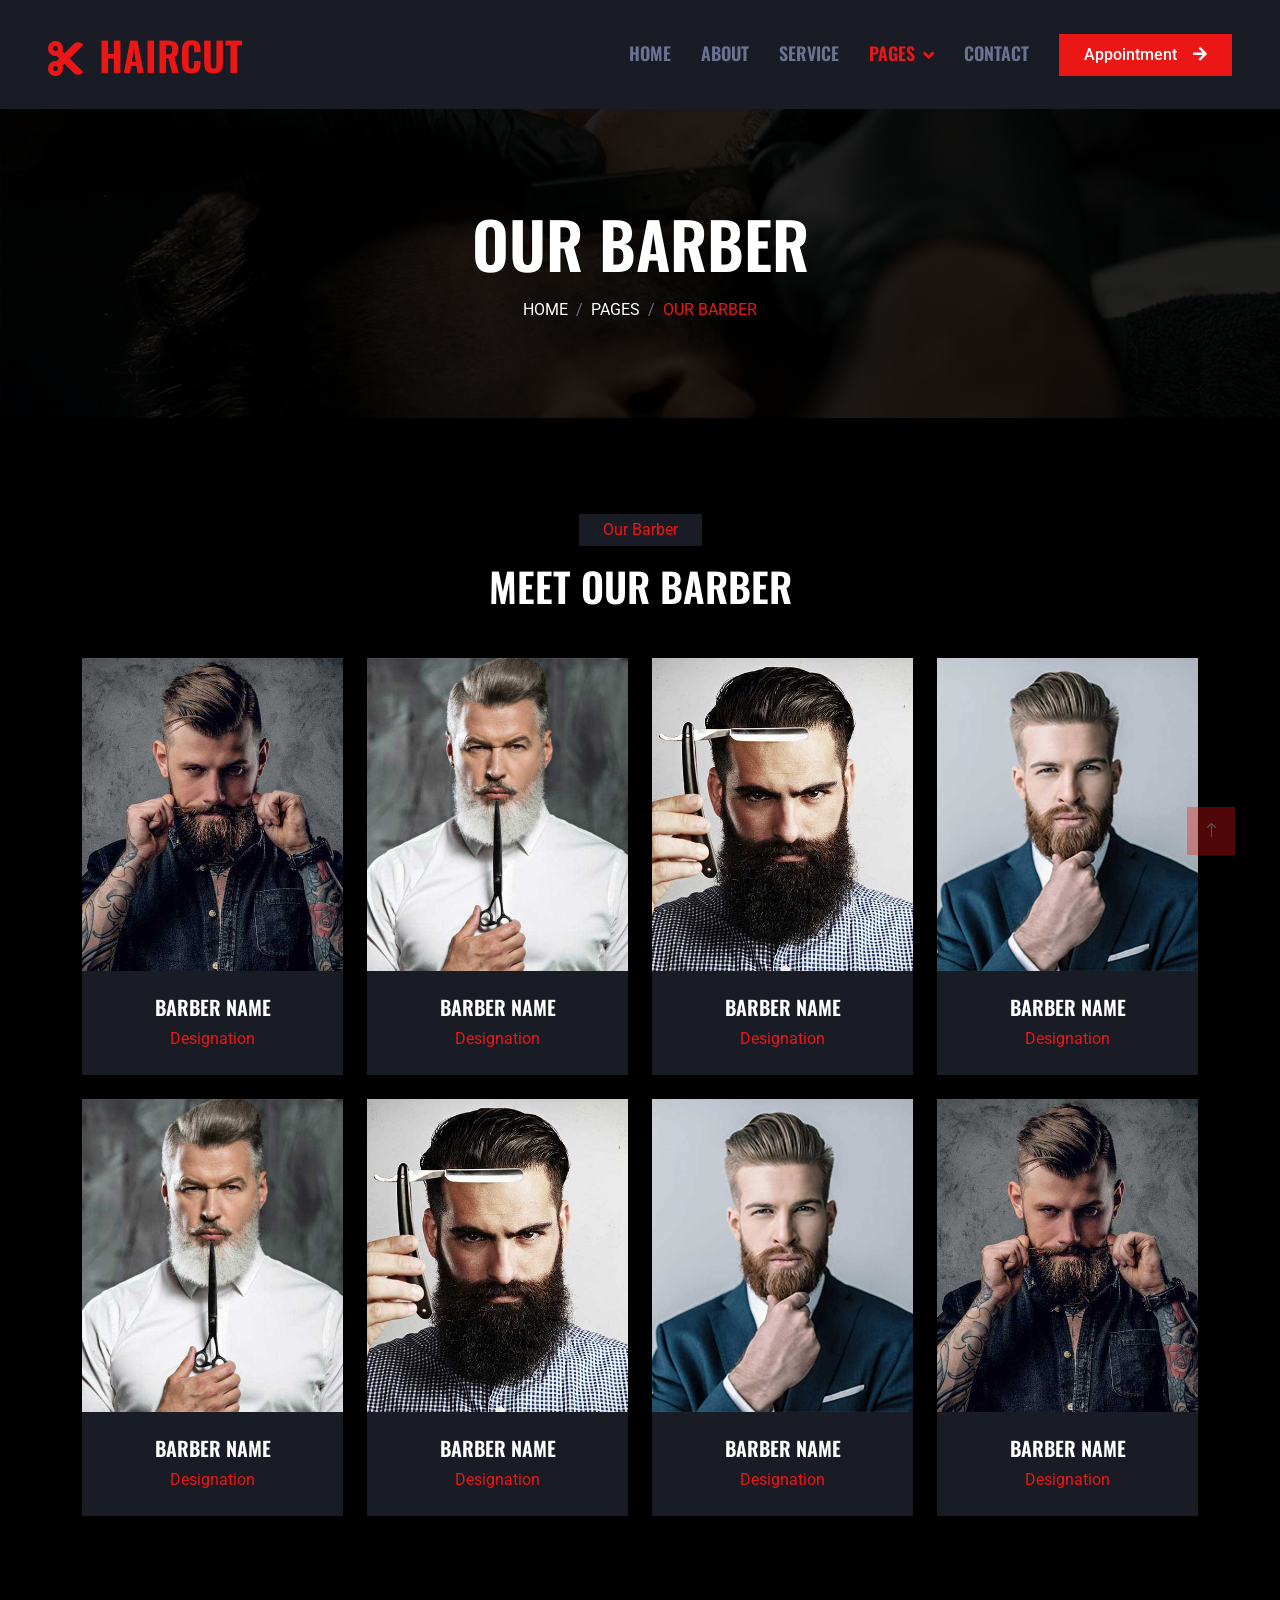
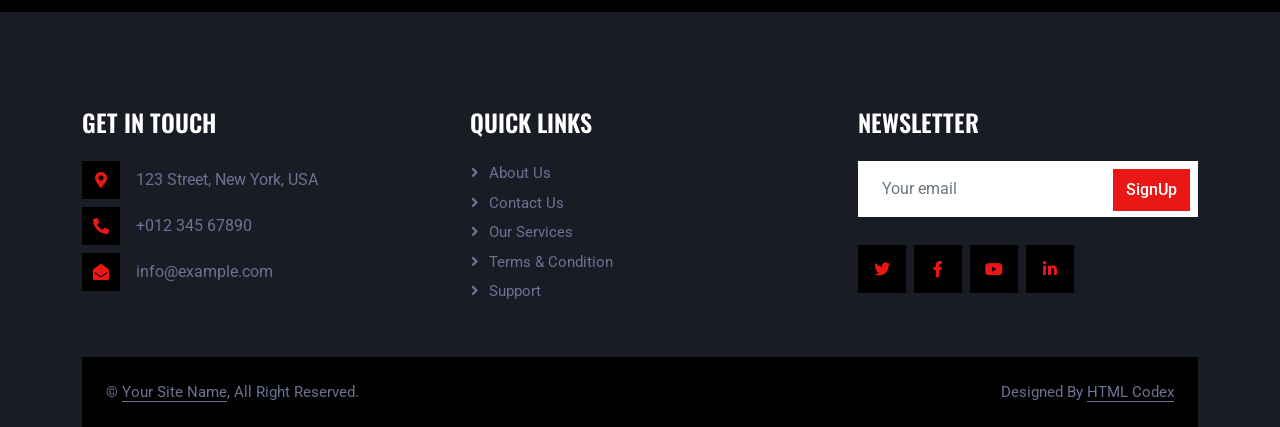
<file: team.html>
<!DOCTYPE html>
<html lang="en">

<head>
    <meta charset="utf-8">
    <title>HairCut - Hair Salon HTML Template</title>
    <meta content="width=device-width, initial-scale=1.0" name="viewport">
    <meta content="" name="keywords">
    <meta content="" name="description">

    <!-- Favicon -->
    <link href="img/favicon.ico" rel="icon">

    <!-- Google Web Fonts -->
    <link rel="preconnect" href="https://fonts.googleapis.com">
    <link rel="preconnect" href="https://fonts.gstatic.com" crossorigin>
    <link href="https://fonts.googleapis.com/css2?family=Roboto:wght@400;500&family=Oswald:wght@600&display=swap" rel="stylesheet">

    <!-- Icon Font Stylesheet -->
    <link href="https://cdnjs.cloudflare.com/ajax/libs/font-awesome/5.10.0/css/all.min.css" rel="stylesheet">
    <link href="https://cdn.jsdelivr.net/npm/bootstrap-icons@1.4.1/font/bootstrap-icons.css" rel="stylesheet">

    <!-- Libraries Stylesheet -->
    <link href="lib/animate/animate.min.css" rel="stylesheet">
    <link href="lib/owlcarousel/assets/owl.carousel.min.css" rel="stylesheet">

    <!-- Customized Bootstrap Stylesheet -->
    <link href="css/bootstrap.min.css" rel="stylesheet">

    <!-- Template Stylesheet -->
    <link href="css/style.css" rel="stylesheet">
</head>

<body>
    <!-- Spinner Start -->
    <div id="spinner" class="show bg-dark position-fixed translate-middle w-100 vh-100 top-50 start-50 d-flex align-items-center justify-content-center">
        <div class="spinner-grow text-primary" style="width: 3rem; height: 3rem;" role="status">
            <span class="sr-only">Loading...</span>
        </div>
    </div>
    <!-- Spinner End -->


    <!-- Navbar Start -->
    <nav class="navbar navbar-expand-lg bg-secondary navbar-dark sticky-top py-lg-0 px-lg-5 wow fadeIn" data-wow-delay="0.1s">
        <a href="index.html" class="navbar-brand ms-4 ms-lg-0">
            <h1 class="mb-0 text-primary text-uppercase"><i class="fa fa-cut me-3"></i>HairCut</h1>
        </a>
        <button type="button" class="navbar-toggler me-4" data-bs-toggle="collapse" data-bs-target="#navbarCollapse">
            <span class="navbar-toggler-icon"></span>
        </button>
        <div class="collapse navbar-collapse" id="navbarCollapse">
            <div class="navbar-nav ms-auto p-4 p-lg-0">
                <a href="index.html" class="nav-item nav-link">Home</a>
                <a href="about.html" class="nav-item nav-link">About</a>
                <a href="service.html" class="nav-item nav-link">Service</a>
                <div class="nav-item dropdown">
                    <a href="#" class="nav-link dropdown-toggle active" data-bs-toggle="dropdown">Pages</a>
                    <div class="dropdown-menu m-0">
                        <a href="price.html" class="dropdown-item">Pricing Plan</a>
                        <a href="team.html" class="dropdown-item active">Our Barber</a>
                        <a href="open.html" class="dropdown-item">Working Hours</a>
                        <a href="testimonial.html" class="dropdown-item">Testimonial</a>
                        <a href="404.html" class="dropdown-item">404 Page</a>
                    </div>
                </div>
                <a href="contact.html" class="nav-item nav-link">Contact</a>
            </div>
            <a href="" class="btn btn-primary rounded-0 py-2 px-lg-4 d-none d-lg-block">Appointment<i class="fa fa-arrow-right ms-3"></i></a>
        </div>
    </nav>
    <!-- Navbar End -->


    <!-- Page Header Start -->
    <div class="container-fluid page-header py-5 mb-5 wow fadeIn" data-wow-delay="0.1s">
        <div class="container text-center py-5">
            <h1 class="display-3 text-white text-uppercase mb-3 animated slideInDown">Our Barber</h1>
            <nav aria-label="breadcrumb animated slideInDown">
                <ol class="breadcrumb justify-content-center text-uppercase mb-0">
                    <li class="breadcrumb-item"><a class="text-white" href="#">Home</a></li>
                    <li class="breadcrumb-item"><a class="text-white" href="#">Pages</a></li>
                    <li class="breadcrumb-item text-primary active" aria-current="page">Our Barber</li>
                </ol>
            </nav>
        </div>
    </div>
    <!-- Page Header End -->


    <!-- Team Start -->
    <div class="container-xxl py-5">
        <div class="container">
            <div class="text-center mx-auto mb-5 wow fadeInUp" data-wow-delay="0.1s" style="max-width: 600px;">
                <p class="d-inline-block bg-secondary text-primary py-1 px-4">Our Barber</p>
                <h1 class="text-uppercase">Meet Our Barber</h1>
            </div>
            <div class="row g-4">
                <div class="col-lg-3 col-md-6 wow fadeInUp" data-wow-delay="0.1s">
                    <div class="team-item">
                        <div class="team-img position-relative overflow-hidden">
                            <img class="img-fluid" src="img/team-1.jpg" alt="">
                            <div class="team-social">
                                <a class="btn btn-square" href=""><i class="fab fa-facebook-f"></i></a>
                                <a class="btn btn-square" href=""><i class="fab fa-twitter"></i></a>
                                <a class="btn btn-square" href=""><i class="fab fa-instagram"></i></a>
                            </div>
                        </div>
                        <div class="bg-secondary text-center p-4">
                            <h5 class="text-uppercase">Barber Name</h5>
                            <span class="text-primary">Designation</span>
                        </div>
                    </div>
                </div>
                <div class="col-lg-3 col-md-6 wow fadeInUp" data-wow-delay="0.3s">
                    <div class="team-item">
                        <div class="team-img position-relative overflow-hidden">
                            <img class="img-fluid" src="img/team-2.jpg" alt="">
                            <div class="team-social">
                                <a class="btn btn-square" href=""><i class="fab fa-facebook-f"></i></a>
                                <a class="btn btn-square" href=""><i class="fab fa-twitter"></i></a>
                                <a class="btn btn-square" href=""><i class="fab fa-instagram"></i></a>
                            </div>
                        </div>
                        <div class="bg-secondary text-center p-4">
                            <h5 class="text-uppercase">Barber Name</h5>
                            <span class="text-primary">Designation</span>
                        </div>
                    </div>
                </div>
                <div class="col-lg-3 col-md-6 wow fadeInUp" data-wow-delay="0.5s">
                    <div class="team-item">
                        <div class="team-img position-relative overflow-hidden">
                            <img class="img-fluid" src="img/team-3.jpg" alt="">
                            <div class="team-social">
                                <a class="btn btn-square" href=""><i class="fab fa-facebook-f"></i></a>
                                <a class="btn btn-square" href=""><i class="fab fa-twitter"></i></a>
                                <a class="btn btn-square" href=""><i class="fab fa-instagram"></i></a>
                            </div>
                        </div>
                        <div class="bg-secondary text-center p-4">
                            <h5 class="text-uppercase">Barber Name</h5>
                            <span class="text-primary">Designation</span>
                        </div>
                    </div>
                </div>
                <div class="col-lg-3 col-md-6 wow fadeInUp" data-wow-delay="0.7s">
                    <div class="team-item">
                        <div class="team-img position-relative overflow-hidden">
                            <img class="img-fluid" src="img/team-4.jpg" alt="">
                            <div class="team-social">
                                <a class="btn btn-square" href=""><i class="fab fa-facebook-f"></i></a>
                                <a class="btn btn-square" href=""><i class="fab fa-twitter"></i></a>
                                <a class="btn btn-square" href=""><i class="fab fa-instagram"></i></a>
                            </div>
                        </div>
                        <div class="bg-secondary text-center p-4">
                            <h5 class="text-uppercase">Barber Name</h5>
                            <span class="text-primary">Designation</span>
                        </div>
                    </div>
                </div>
                <div class="col-lg-3 col-md-6 wow fadeInUp" data-wow-delay="0.1s">
                    <div class="team-item">
                        <div class="team-img position-relative overflow-hidden">
                            <img class="img-fluid" src="img/team-2.jpg" alt="">
                            <div class="team-social">
                                <a class="btn btn-square" href=""><i class="fab fa-facebook-f"></i></a>
                                <a class="btn btn-square" href=""><i class="fab fa-twitter"></i></a>
                                <a class="btn btn-square" href=""><i class="fab fa-instagram"></i></a>
                            </div>
                        </div>
                        <div class="bg-secondary text-center p-4">
                            <h5 class="text-uppercase">Barber Name</h5>
                            <span class="text-primary">Designation</span>
                        </div>
                    </div>
                </div>
                <div class="col-lg-3 col-md-6 wow fadeInUp" data-wow-delay="0.3s">
                    <div class="team-item">
                        <div class="team-img position-relative overflow-hidden">
                            <img class="img-fluid" src="img/team-3.jpg" alt="">
                            <div class="team-social">
                                <a class="btn btn-square" href=""><i class="fab fa-facebook-f"></i></a>
                                <a class="btn btn-square" href=""><i class="fab fa-twitter"></i></a>
                                <a class="btn btn-square" href=""><i class="fab fa-instagram"></i></a>
                            </div>
                        </div>
                        <div class="bg-secondary text-center p-4">
                            <h5 class="text-uppercase">Barber Name</h5>
                            <span class="text-primary">Designation</span>
                        </div>
                    </div>
                </div>
                <div class="col-lg-3 col-md-6 wow fadeInUp" data-wow-delay="0.5s">
                    <div class="team-item">
                        <div class="team-img position-relative overflow-hidden">
                            <img class="img-fluid" src="img/team-4.jpg" alt="">
                            <div class="team-social">
                                <a class="btn btn-square" href=""><i class="fab fa-facebook-f"></i></a>
                                <a class="btn btn-square" href=""><i class="fab fa-twitter"></i></a>
                                <a class="btn btn-square" href=""><i class="fab fa-instagram"></i></a>
                            </div>
                        </div>
                        <div class="bg-secondary text-center p-4">
                            <h5 class="text-uppercase">Barber Name</h5>
                            <span class="text-primary">Designation</span>
                        </div>
                    </div>
                </div>
                <div class="col-lg-3 col-md-6 wow fadeInUp" data-wow-delay="0.7s">
                    <div class="team-item">
                        <div class="team-img position-relative overflow-hidden">
                            <img class="img-fluid" src="img/team-1.jpg" alt="">
                            <div class="team-social">
                                <a class="btn btn-square" href=""><i class="fab fa-facebook-f"></i></a>
                                <a class="btn btn-square" href=""><i class="fab fa-twitter"></i></a>
                                <a class="btn btn-square" href=""><i class="fab fa-instagram"></i></a>
                            </div>
                        </div>
                        <div class="bg-secondary text-center p-4">
                            <h5 class="text-uppercase">Barber Name</h5>
                            <span class="text-primary">Designation</span>
                        </div>
                    </div>
                </div>
            </div>
        </div>
    </div>
    <!-- Team End -->


    <!-- Footer Start -->
    <div class="container-fluid bg-secondary text-light footer mt-5 pt-5 wow fadeIn" data-wow-delay="0.1s">
        <div class="container py-5">
            <div class="row g-5">
                <div class="col-lg-4 col-md-6">
                    <h4 class="text-uppercase mb-4">Get In Touch</h4>
                    <div class="d-flex align-items-center mb-2">
                        <div class="btn-square bg-dark flex-shrink-0 me-3">
                            <span class="fa fa-map-marker-alt text-primary"></span>
                        </div>
                        <span>123 Street, New York, USA</span>
                    </div>
                    <div class="d-flex align-items-center mb-2">
                        <div class="btn-square bg-dark flex-shrink-0 me-3">
                            <span class="fa fa-phone-alt text-primary"></span>
                        </div>
                        <span>+012 345 67890</span>
                    </div>
                    <div class="d-flex align-items-center">
                        <div class="btn-square bg-dark flex-shrink-0 me-3">
                            <span class="fa fa-envelope-open text-primary"></span>
                        </div>
                        <span>info@example.com</span>
                    </div>
                </div>
                <div class="col-lg-4 col-md-6">
                    <h4 class="text-uppercase mb-4">Quick Links</h4>
                    <a class="btn btn-link" href="">About Us</a>
                    <a class="btn btn-link" href="">Contact Us</a>
                    <a class="btn btn-link" href="">Our Services</a>
                    <a class="btn btn-link" href="">Terms & Condition</a>
                    <a class="btn btn-link" href="">Support</a>
                </div>
                <div class="col-lg-4 col-md-6">
                    <h4 class="text-uppercase mb-4">Newsletter</h4>
                    <div class="position-relative mb-4">
                        <input class="form-control border-0 w-100 py-3 ps-4 pe-5" type="text" placeholder="Your email">
                        <button type="button" class="btn btn-primary py-2 position-absolute top-0 end-0 mt-2 me-2">SignUp</button>
                    </div>
                    <div class="d-flex pt-1 m-n1">
                        <a class="btn btn-lg-square btn-dark text-primary m-1" href=""><i class="fab fa-twitter"></i></a>
                        <a class="btn btn-lg-square btn-dark text-primary m-1" href=""><i class="fab fa-facebook-f"></i></a>
                        <a class="btn btn-lg-square btn-dark text-primary m-1" href=""><i class="fab fa-youtube"></i></a>
                        <a class="btn btn-lg-square btn-dark text-primary m-1" href=""><i class="fab fa-linkedin-in"></i></a>
                    </div>
                </div>
            </div>
        </div>
        <div class="container">
            <div class="copyright">
                <div class="row">
                    <div class="col-md-6 text-center text-md-start mb-3 mb-md-0">
                        &copy; <a class="border-bottom" href="#">Your Site Name</a>, All Right Reserved.
                    </div>
                    <div class="col-md-6 text-center text-md-end">
                        <!--/*** This template is free as long as you keep the footer author’s credit link/attribution link/backlink. If you'd like to use the template without the footer author’s credit link/attribution link/backlink, you can purchase the Credit Removal License from "https://htmlcodex.com/credit-removal". Thank you for your support. ***/-->
                        Designed By <a class="border-bottom" href="https://htmlcodex.com">HTML Codex</a>
                    </div>
                </div>
            </div>
        </div>
    </div>
    <!-- Footer End -->


    <!-- Back to Top -->
    <a href="#" class="btn btn-primary btn-lg-square back-to-top"><i class="bi bi-arrow-up"></i></a>


    <!-- JavaScript Libraries -->
    <script src="https://code.jquery.com/jquery-3.4.1.min.js"></script>
    <script src="https://cdn.jsdelivr.net/npm/bootstrap@5.0.0/dist/js/bootstrap.bundle.min.js"></script>
    <script src="lib/wow/wow.min.js"></script>
    <script src="lib/easing/easing.min.js"></script>
    <script src="lib/waypoints/waypoints.min.js"></script>
    <script src="lib/owlcarousel/owl.carousel.min.js"></script>

    <!-- Template Javascript -->
    <script src="js/main.js"></script>
</body>

</html>
</file>
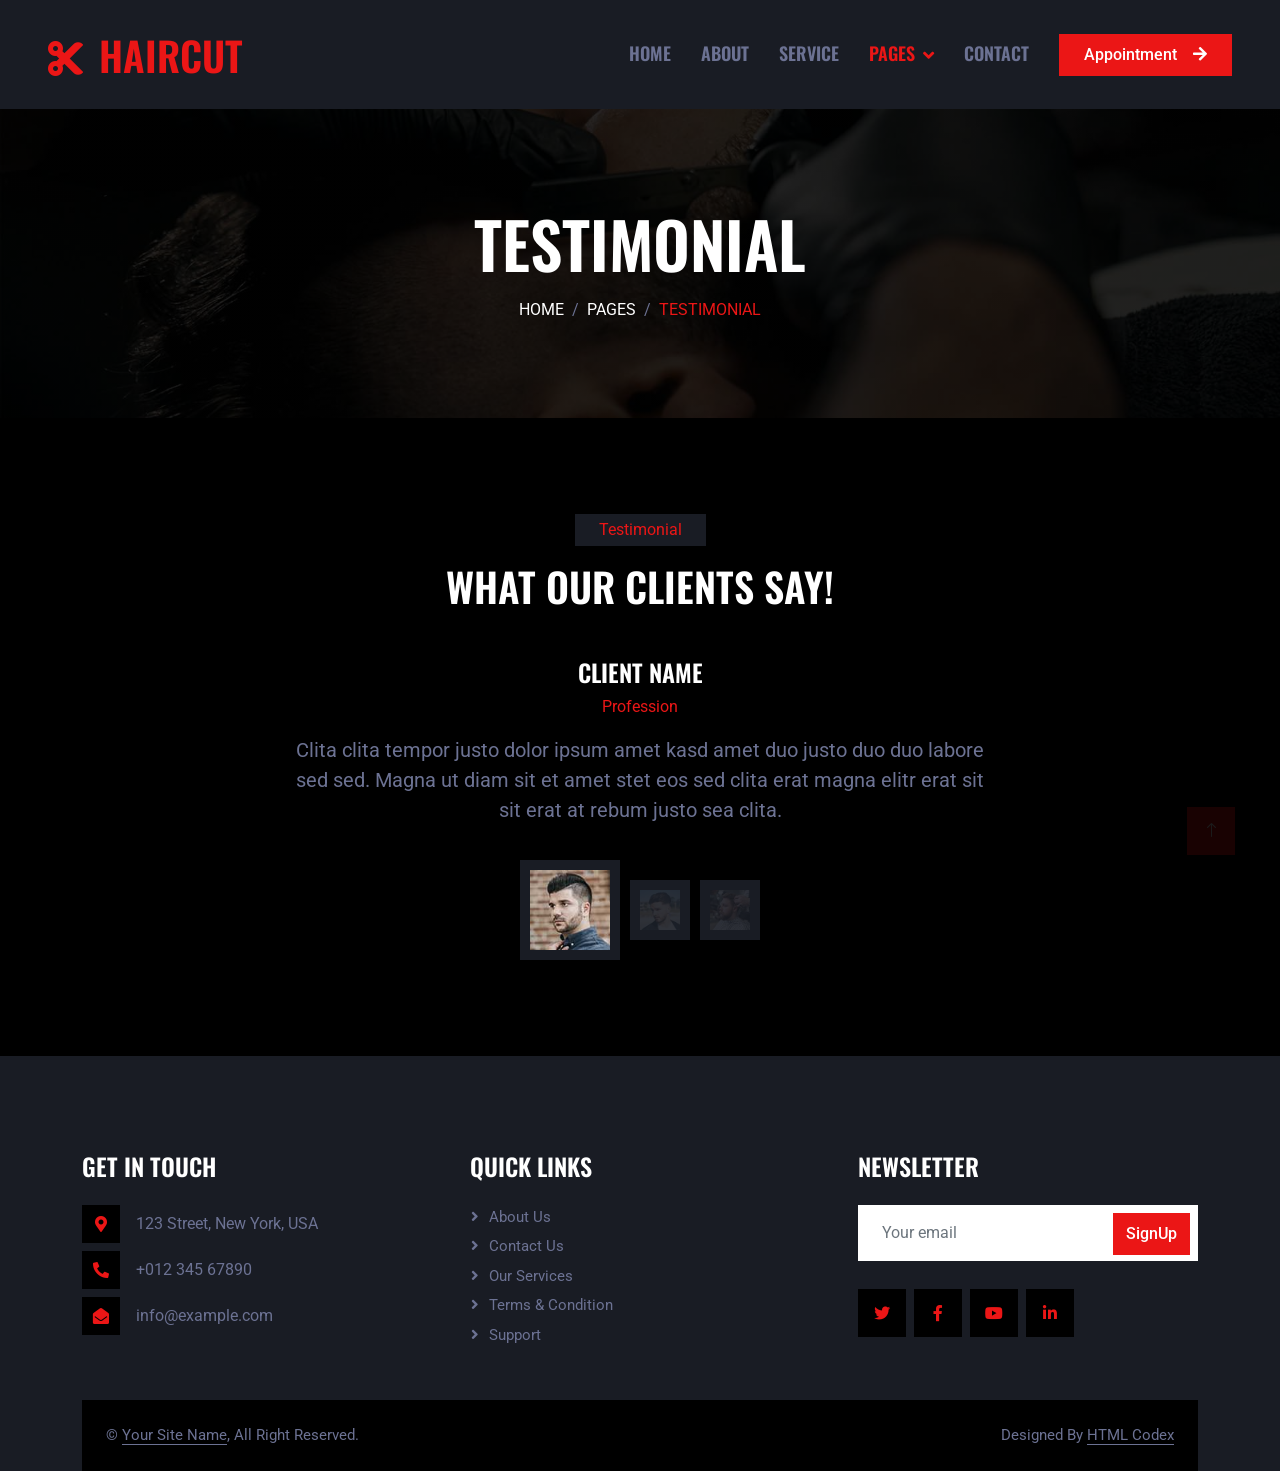
<file: testimonial.html>
<!DOCTYPE html>
<html lang="en">

<head>
    <meta charset="utf-8">
    <title>HairCut - Hair Salon HTML Template</title>
    <meta content="width=device-width, initial-scale=1.0" name="viewport">
    <meta content="" name="keywords">
    <meta content="" name="description">

    <!-- Favicon -->
    <link href="img/favicon.ico" rel="icon">

    <!-- Google Web Fonts -->
    <link rel="preconnect" href="https://fonts.googleapis.com">
    <link rel="preconnect" href="https://fonts.gstatic.com" crossorigin>
    <link href="https://fonts.googleapis.com/css2?family=Roboto:wght@400;500&family=Oswald:wght@600&display=swap" rel="stylesheet">

    <!-- Icon Font Stylesheet -->
    <link href="https://cdnjs.cloudflare.com/ajax/libs/font-awesome/5.10.0/css/all.min.css" rel="stylesheet">
    <link href="https://cdn.jsdelivr.net/npm/bootstrap-icons@1.4.1/font/bootstrap-icons.css" rel="stylesheet">

    <!-- Libraries Stylesheet -->
    <link href="lib/animate/animate.min.css" rel="stylesheet">
    <link href="lib/owlcarousel/assets/owl.carousel.min.css" rel="stylesheet">

    <!-- Customized Bootstrap Stylesheet -->
    <link href="css/bootstrap.min.css" rel="stylesheet">

    <!-- Template Stylesheet -->
    <link href="css/style.css" rel="stylesheet">
</head>

<body>
    <!-- Spinner Start -->
    <div id="spinner" class="show bg-dark position-fixed translate-middle w-100 vh-100 top-50 start-50 d-flex align-items-center justify-content-center">
        <div class="spinner-grow text-primary" style="width: 3rem; height: 3rem;" role="status">
            <span class="sr-only">Loading...</span>
        </div>
    </div>
    <!-- Spinner End -->


    <!-- Navbar Start -->
    <nav class="navbar navbar-expand-lg bg-secondary navbar-dark sticky-top py-lg-0 px-lg-5 wow fadeIn" data-wow-delay="0.1s">
        <a href="index.html" class="navbar-brand ms-4 ms-lg-0">
            <h1 class="mb-0 text-primary text-uppercase"><i class="fa fa-cut me-3"></i>HairCut</h1>
        </a>
        <button type="button" class="navbar-toggler me-4" data-bs-toggle="collapse" data-bs-target="#navbarCollapse">
            <span class="navbar-toggler-icon"></span>
        </button>
        <div class="collapse navbar-collapse" id="navbarCollapse">
            <div class="navbar-nav ms-auto p-4 p-lg-0">
                <a href="index.html" class="nav-item nav-link">Home</a>
                <a href="about.html" class="nav-item nav-link">About</a>
                <a href="service.html" class="nav-item nav-link">Service</a>
                <div class="nav-item dropdown">
                    <a href="#" class="nav-link dropdown-toggle active" data-bs-toggle="dropdown">Pages</a>
                    <div class="dropdown-menu m-0">
                        <a href="price.html" class="dropdown-item">Pricing Plan</a>
                        <a href="team.html" class="dropdown-item">Our Barber</a>
                        <a href="open.html" class="dropdown-item">Working Hours</a>
                        <a href="testimonial.html" class="dropdown-item active">Testimonial</a>
                        <a href="404.html" class="dropdown-item">404 Page</a>
                    </div>
                </div>
                <a href="contact.html" class="nav-item nav-link">Contact</a>
            </div>
            <a href="" class="btn btn-primary rounded-0 py-2 px-lg-4 d-none d-lg-block">Appointment<i class="fa fa-arrow-right ms-3"></i></a>
        </div>
    </nav>
    <!-- Navbar End -->


    <!-- Page Header Start -->
    <div class="container-fluid page-header py-5 mb-5 wow fadeIn" data-wow-delay="0.1s">
        <div class="container text-center py-5">
            <h1 class="display-3 text-white text-uppercase mb-3 animated slideInDown">Testimonial</h1>
            <nav aria-label="breadcrumb animated slideInDown">
                <ol class="breadcrumb justify-content-center text-uppercase mb-0">
                    <li class="breadcrumb-item"><a class="text-white" href="#">Home</a></li>
                    <li class="breadcrumb-item"><a class="text-white" href="#">Pages</a></li>
                    <li class="breadcrumb-item text-primary active" aria-current="page">Testimonial</li>
                </ol>
            </nav>
        </div>
    </div>
    <!-- Page Header End -->


    <!-- Testimonial Start -->
    <div class="container-xxl py-5">
        <div class="container">
            <div class="text-center mx-auto mb-5 wow fadeInUp" data-wow-delay="0.1s" style="max-width: 600px;">
                <p class="d-inline-block bg-secondary text-primary py-1 px-4">Testimonial</p>
                <h1 class="text-uppercase">What Our Clients Say!</h1>
            </div>
            <div class="owl-carousel testimonial-carousel wow fadeInUp" data-wow-delay="0.1s">
                <div class="testimonial-item text-center" data-dot="<img class='img-fluid' src='img/testimonial-1.jpg' alt=''>">
                    <h4 class="text-uppercase">Client Name</h4>
                    <p class="text-primary">Profession</p>
                    <span class="fs-5">Clita clita tempor justo dolor ipsum amet kasd amet duo justo duo duo labore sed sed. Magna ut diam sit et amet stet eos sed clita erat magna elitr erat sit sit erat at rebum justo sea clita.</span>
                </div>
                <div class="testimonial-item text-center" data-dot="<img class='img-fluid' src='img/testimonial-2.jpg' alt=''>">
                    <h4 class="text-uppercase">Client Name</h4>
                    <p class="text-primary">Profession</p>
                    <span class="fs-5">Clita clita tempor justo dolor ipsum amet kasd amet duo justo duo duo labore sed sed. Magna ut diam sit et amet stet eos sed clita erat magna elitr erat sit sit erat at rebum justo sea clita.</span>
                </div>
                <div class="testimonial-item text-center" data-dot="<img class='img-fluid' src='img/testimonial-3.jpg' alt=''>">
                    <h4 class="text-uppercase">Client Name</h4>
                    <p class="text-primary">Profession</p>
                    <span class="fs-5">Clita clita tempor justo dolor ipsum amet kasd amet duo justo duo duo labore sed sed. Magna ut diam sit et amet stet eos sed clita erat magna elitr erat sit sit erat at rebum justo sea clita.</span>
                </div>
            </div>      
        </div>
    </div>
    <!-- Testimonial End -->


    <!-- Footer Start -->
    <div class="container-fluid bg-secondary text-light footer mt-5 pt-5 wow fadeIn" data-wow-delay="0.1s">
        <div class="container py-5">
            <div class="row g-5">
                <div class="col-lg-4 col-md-6">
                    <h4 class="text-uppercase mb-4">Get In Touch</h4>
                    <div class="d-flex align-items-center mb-2">
                        <div class="btn-square bg-dark flex-shrink-0 me-3">
                            <span class="fa fa-map-marker-alt text-primary"></span>
                        </div>
                        <span>123 Street, New York, USA</span>
                    </div>
                    <div class="d-flex align-items-center mb-2">
                        <div class="btn-square bg-dark flex-shrink-0 me-3">
                            <span class="fa fa-phone-alt text-primary"></span>
                        </div>
                        <span>+012 345 67890</span>
                    </div>
                    <div class="d-flex align-items-center">
                        <div class="btn-square bg-dark flex-shrink-0 me-3">
                            <span class="fa fa-envelope-open text-primary"></span>
                        </div>
                        <span>info@example.com</span>
                    </div>
                </div>
                <div class="col-lg-4 col-md-6">
                    <h4 class="text-uppercase mb-4">Quick Links</h4>
                    <a class="btn btn-link" href="">About Us</a>
                    <a class="btn btn-link" href="">Contact Us</a>
                    <a class="btn btn-link" href="">Our Services</a>
                    <a class="btn btn-link" href="">Terms & Condition</a>
                    <a class="btn btn-link" href="">Support</a>
                </div>
                <div class="col-lg-4 col-md-6">
                    <h4 class="text-uppercase mb-4">Newsletter</h4>
                    <div class="position-relative mb-4">
                        <input class="form-control border-0 w-100 py-3 ps-4 pe-5" type="text" placeholder="Your email">
                        <button type="button" class="btn btn-primary py-2 position-absolute top-0 end-0 mt-2 me-2">SignUp</button>
                    </div>
                    <div class="d-flex pt-1 m-n1">
                        <a class="btn btn-lg-square btn-dark text-primary m-1" href=""><i class="fab fa-twitter"></i></a>
                        <a class="btn btn-lg-square btn-dark text-primary m-1" href=""><i class="fab fa-facebook-f"></i></a>
                        <a class="btn btn-lg-square btn-dark text-primary m-1" href=""><i class="fab fa-youtube"></i></a>
                        <a class="btn btn-lg-square btn-dark text-primary m-1" href=""><i class="fab fa-linkedin-in"></i></a>
                    </div>
                </div>
            </div>
        </div>
        <div class="container">
            <div class="copyright">
                <div class="row">
                    <div class="col-md-6 text-center text-md-start mb-3 mb-md-0">
                        &copy; <a class="border-bottom" href="#">Your Site Name</a>, All Right Reserved.
                    </div>
                    <div class="col-md-6 text-center text-md-end">
                        <!--/*** This template is free as long as you keep the footer author’s credit link/attribution link/backlink. If you'd like to use the template without the footer author’s credit link/attribution link/backlink, you can purchase the Credit Removal License from "https://htmlcodex.com/credit-removal". Thank you for your support. ***/-->
                        Designed By <a class="border-bottom" href="https://htmlcodex.com">HTML Codex</a>
                    </div>
                </div>
            </div>
        </div>
    </div>
    <!-- Footer End -->


    <!-- Back to Top -->
    <a href="#" class="btn btn-primary btn-lg-square back-to-top"><i class="bi bi-arrow-up"></i></a>


    <!-- JavaScript Libraries -->
    <script src="https://code.jquery.com/jquery-3.4.1.min.js"></script>
    <script src="https://cdn.jsdelivr.net/npm/bootstrap@5.0.0/dist/js/bootstrap.bundle.min.js"></script>
    <script src="lib/wow/wow.min.js"></script>
    <script src="lib/easing/easing.min.js"></script>
    <script src="lib/waypoints/waypoints.min.js"></script>
    <script src="lib/owlcarousel/owl.carousel.min.js"></script>

    <!-- Template Javascript -->
    <script src="js/main.js"></script>
</body>

</html>
</file>
<file: css/style.css>
/********** Template CSS **********/
:root {
    --primary: #EB1616;
    --secondary: #191C24;
    --light: #6C7293;
    --dark: #000000;
}

#logo{
    position: relative;
    width: 220px;
    height: 120px;
}
.back-to-top {
    position: fixed;
    display: none;
    right: 45px;
    bottom: 45px;
    z-index: 99;
}



/*** Spinner ***/
#spinner {
    opacity: 0;
    visibility: hidden;
    transition: opacity .5s ease-out, visibility 0s linear .5s;
    z-index: 99999;
}

#spinner.show {
    transition: opacity .5s ease-out, visibility 0s linear 0s;
    visibility: visible;
    opacity: 1;
}


/*** Button ***/
.btn {
    font-weight: 500;
    transition: .5s;
}

.btn-square {
    width: 38px;
    height: 38px;
}

.btn-sm-square {
    width: 32px;
    height: 32px;
}

.btn-lg-square {
    width: 48px;
    height: 48px;
}

.btn-square,
.btn-sm-square,
.btn-lg-square {
    padding: 0;
    display: flex;
    align-items: center;
    justify-content: center;
    font-weight: normal;
}


/*** Navbar ***/
.navbar .dropdown-toggle::after {
    border: none;
    content: "\f107";
    font-family: "Font Awesome 5 Free";
    font-weight: 900;
    vertical-align: middle;
    margin-left: 8px;
}

.navbar .navbar-nav .nav-link {
    margin-right: 30px;
    padding: 40px 0;
    color: var(--light);
    font-family: 'Oswald', sans-serif;
    font-size: 18px;
    font-weight: 600;
    text-transform: uppercase;
    outline: none;
}

.navbar .navbar-nav .nav-link:hover,
.navbar .navbar-nav .nav-link.active {
    color: var(--primary);
}

.navbar.sticky-top {
    top: -100px;
    transition: .5s;
}

@media (max-width: 991.98px) {
    .navbar .navbar-nav .nav-link,
    .navbar.shadow-sm .navbar-nav .nav-link {
        margin-right: 0;
        padding: 10px 0;
    }

    .navbar .navbar-nav {
        margin-top: 8px;
        border-top: 1px solid var(--light);
    }
}

@media (min-width: 992px) {
    .navbar.shadow-sm .navbar-nav .nav-link {
        padding: 20px 0;
    }

    .navbar .nav-item .dropdown-menu {
        display: block;
        border: none;
        margin-top: 0;
        top: 150%;
        opacity: 0;
        visibility: hidden;
        transition: .5s;
    }

    .navbar .nav-item:hover .dropdown-menu {
        top: 100%;
        visibility: visible;
        transition: .5s;
        opacity: 1;
    }
}


/*** Header ***/
.carousel-caption {
    top: 0;
    left: 0;
    right: 0;
    bottom: 0;
    background: rgba(0, 0, 0, .85);
    z-index: 1;
}

.carousel-control-prev,
.carousel-control-next {
    width: 10%;
}

.carousel-control-prev-icon,
.carousel-control-next-icon {
    width: 3rem;
    height: 3rem;
}

@media (max-width: 768px) {
    #header-carousel .carousel-item {
        position: relative;
        min-height: 450px;
    }
    
    #header-carousel .carousel-item img {
        position: absolute;
        width: 100%;
        height: 100%;
        object-fit: cover;
    }
}

.page-header {
    background: linear-gradient(rgba(0, 0, 0, .85), rgba(0, 0, 0, .85)), url(../img/carousel-1.jpg) center center no-repeat;
    background-size: cover;
}

.breadcrumb-item + .breadcrumb-item::before {
    color: var(--light);
}


/*** Service ***/
.service-item .btn {
    position: absolute;
    right: -50px;
    bottom: -50px;
    width: 50px;
    height: 50px;
    color: var(--primary);
    background: var(--dark);
    opacity: 0;
}

.service-item:hover .btn {
    right: 0;
    bottom: 0;
    opacity: 1;
}


/*** Team ***/
.team-item .team-img::before,
.team-item .team-img::after {
    position: absolute;
    content: "";
    width: 0;
    height: 100%;
    top: 0;
    left: 0;
    background: rgba(0, 0, 0, .85);
    transition: .5s;
}

.team-item .team-img::after {
    left: auto;
    right: 0;
}

.team-item:hover .team-img::before,
.team-item:hover .team-img::after {
    width: 50%;
}

.team-item .team-img .team-social {
    position: absolute;
    width: 100%;
    height: 100%;
    top: 0;
    left: 0;
    display: flex;
    align-items: center;
    justify-content: center;
    transition: .5s;
    z-index: 3;
    opacity: 0;
}

.team-item:hover .team-img .team-social {
    transition-delay: .3s;
    opacity: 1;
}

.team-item .team-social .btn {
    display: inline-flex;
    margin: 0 3px;
    color: var(--primary);
    background: var(--dark);
}

.team-item .team-social .btn:hover {
    color: #FFFFFF;
    background: var(--primary);
}


/*** Testimonial ***/
.testimonial-carousel {
    max-width: 700px;
    margin: 0 auto;
}

.testimonial-carousel .owl-dots {
    margin-top: 35px;
    height: 100px;
    display: flex;
    align-items: center;
    justify-content: center;
}

.testimonial-carousel .owl-dots .owl-dot {
    width: 60px;
    height: 60px;
    margin: 0 5px;
    padding: 10px;
    background: var(--secondary);
    transition: .5s;
}

.testimonial-carousel .owl-dots .owl-dot.active {
    width: 100px;
    height: 100px;
}

.testimonial-carousel .owl-dots .owl-dot img {
    opacity: .1;
    transition: .5s;
}

.testimonial-carousel .owl-dots .owl-dot.active img {
    opacity: 1;
}


/*** Footer ***/
.footer .btn.btn-link {
    display: block;
    margin-bottom: 5px;
    padding: 0;
    text-align: left;
    color: var(--light);
    font-size: 15px;
    font-weight: normal;
    text-transform: capitalize;
    transition: .3s;
}

.footer .btn.btn-link::before {
    position: relative;
    content: "\f105";
    font-family: "Font Awesome 5 Free";
    font-weight: 900;
    margin-right: 10px;
}

.footer .btn.btn-link:hover {
    color: var(--primary);
    letter-spacing: 1px;
    box-shadow: none;
}

.footer .copyright {
    padding: 1.5rem;
    font-size: 15px;
    background: var(--dark);
}

.footer .copyright a {
    color: var(--light);
}

.footer .copyright a:hover {
    color: var(--primary);
}
</file>
